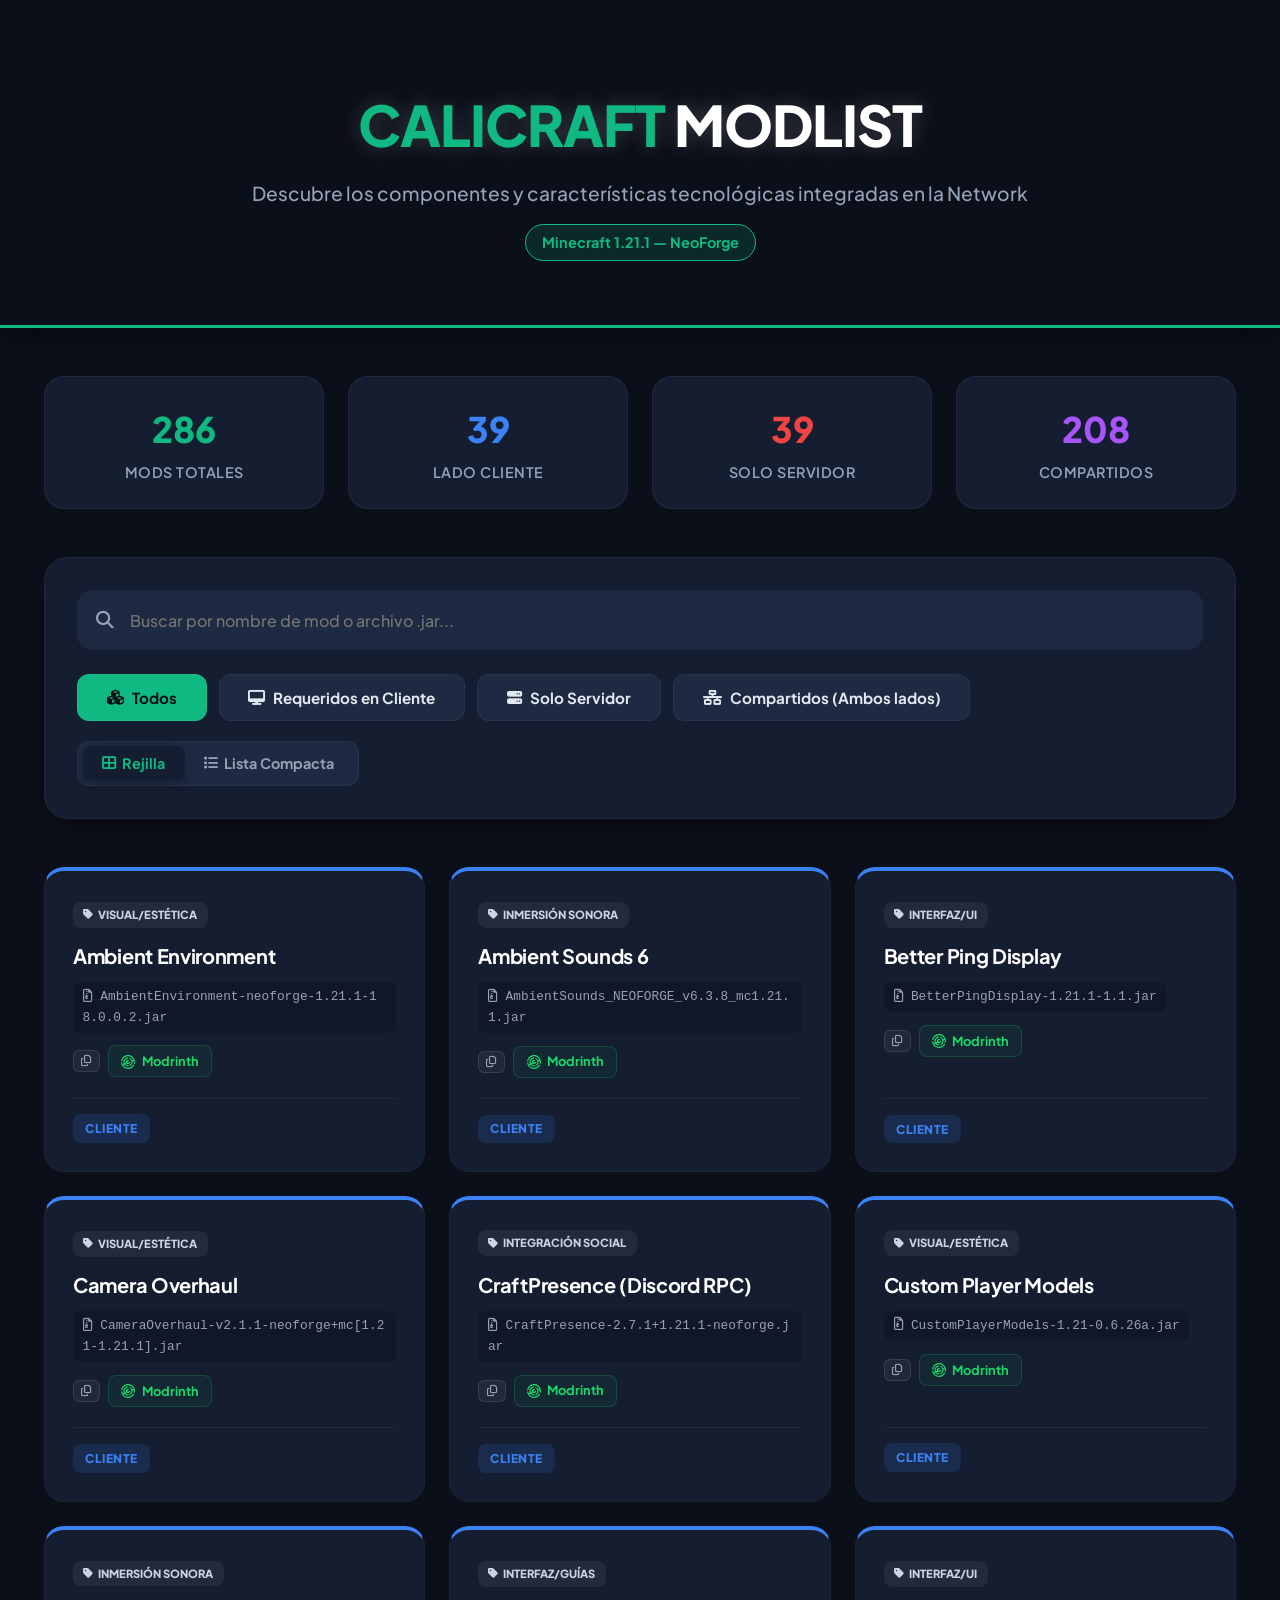
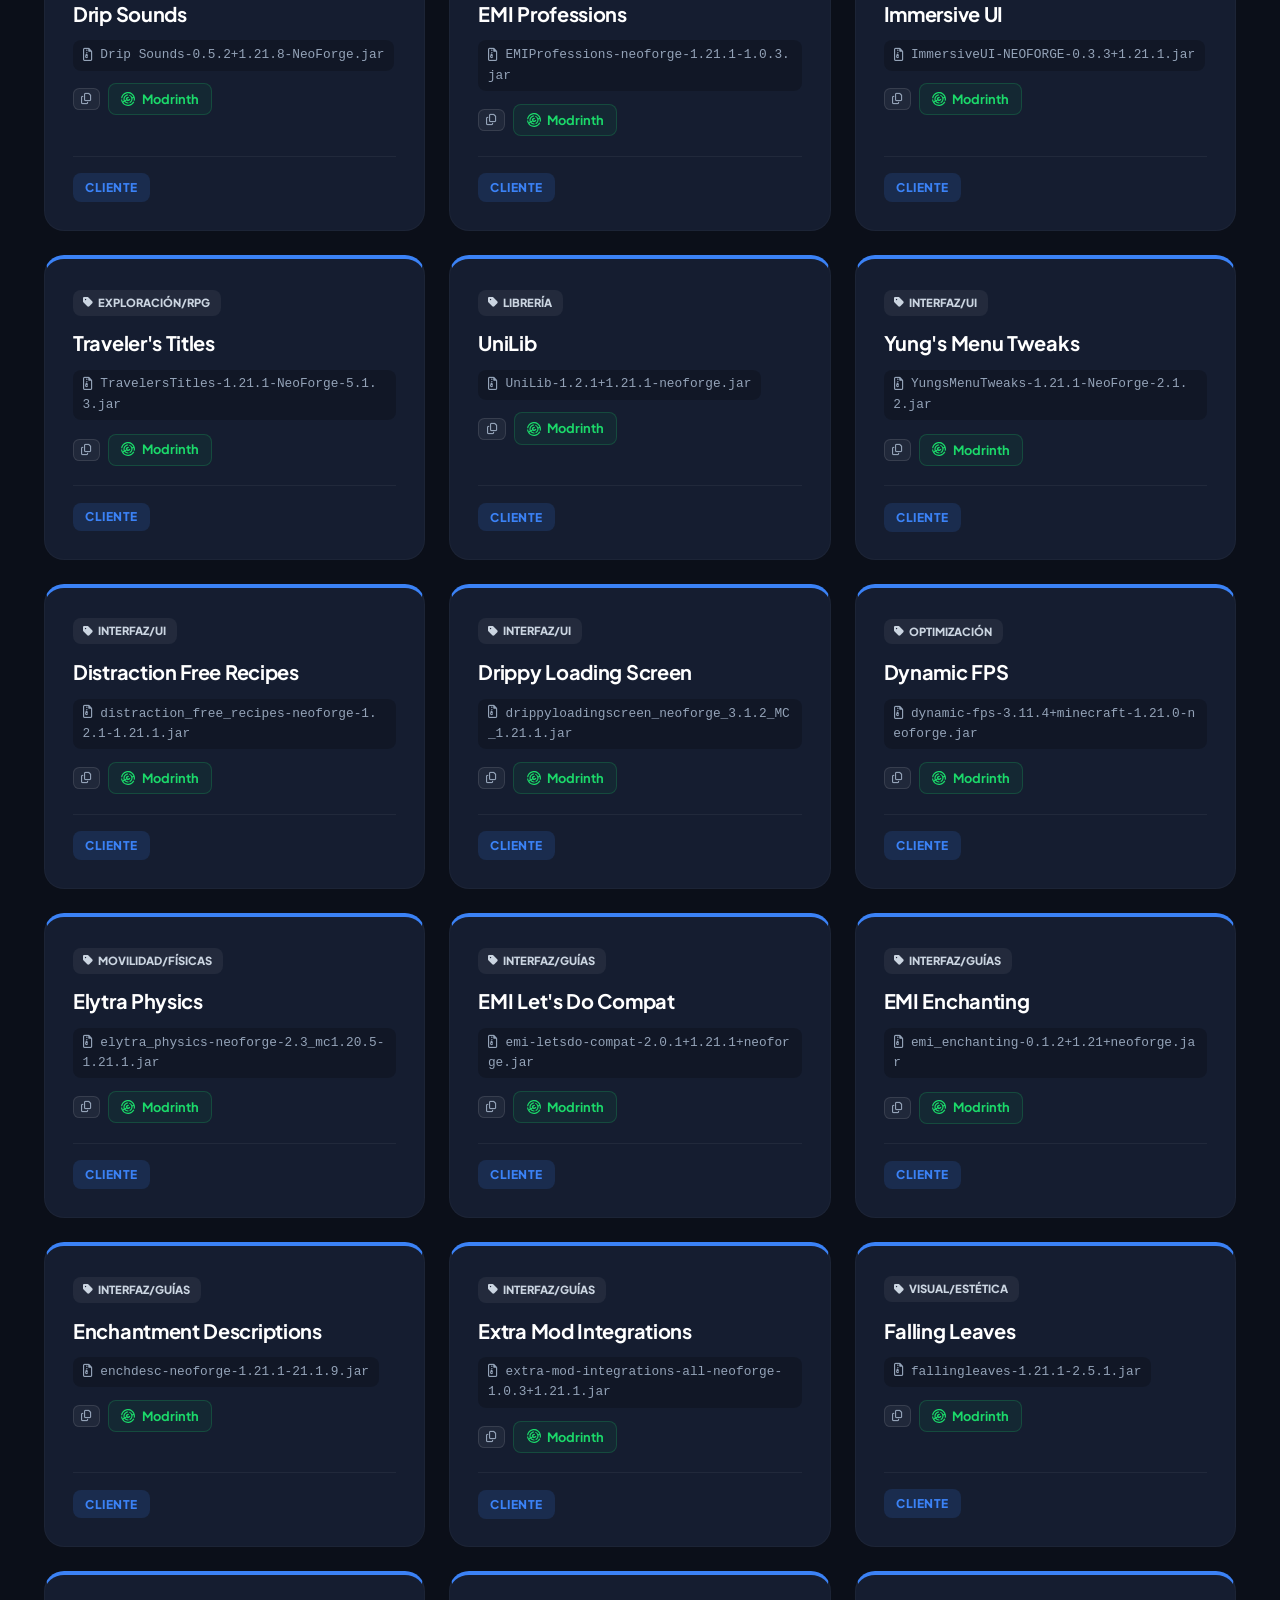
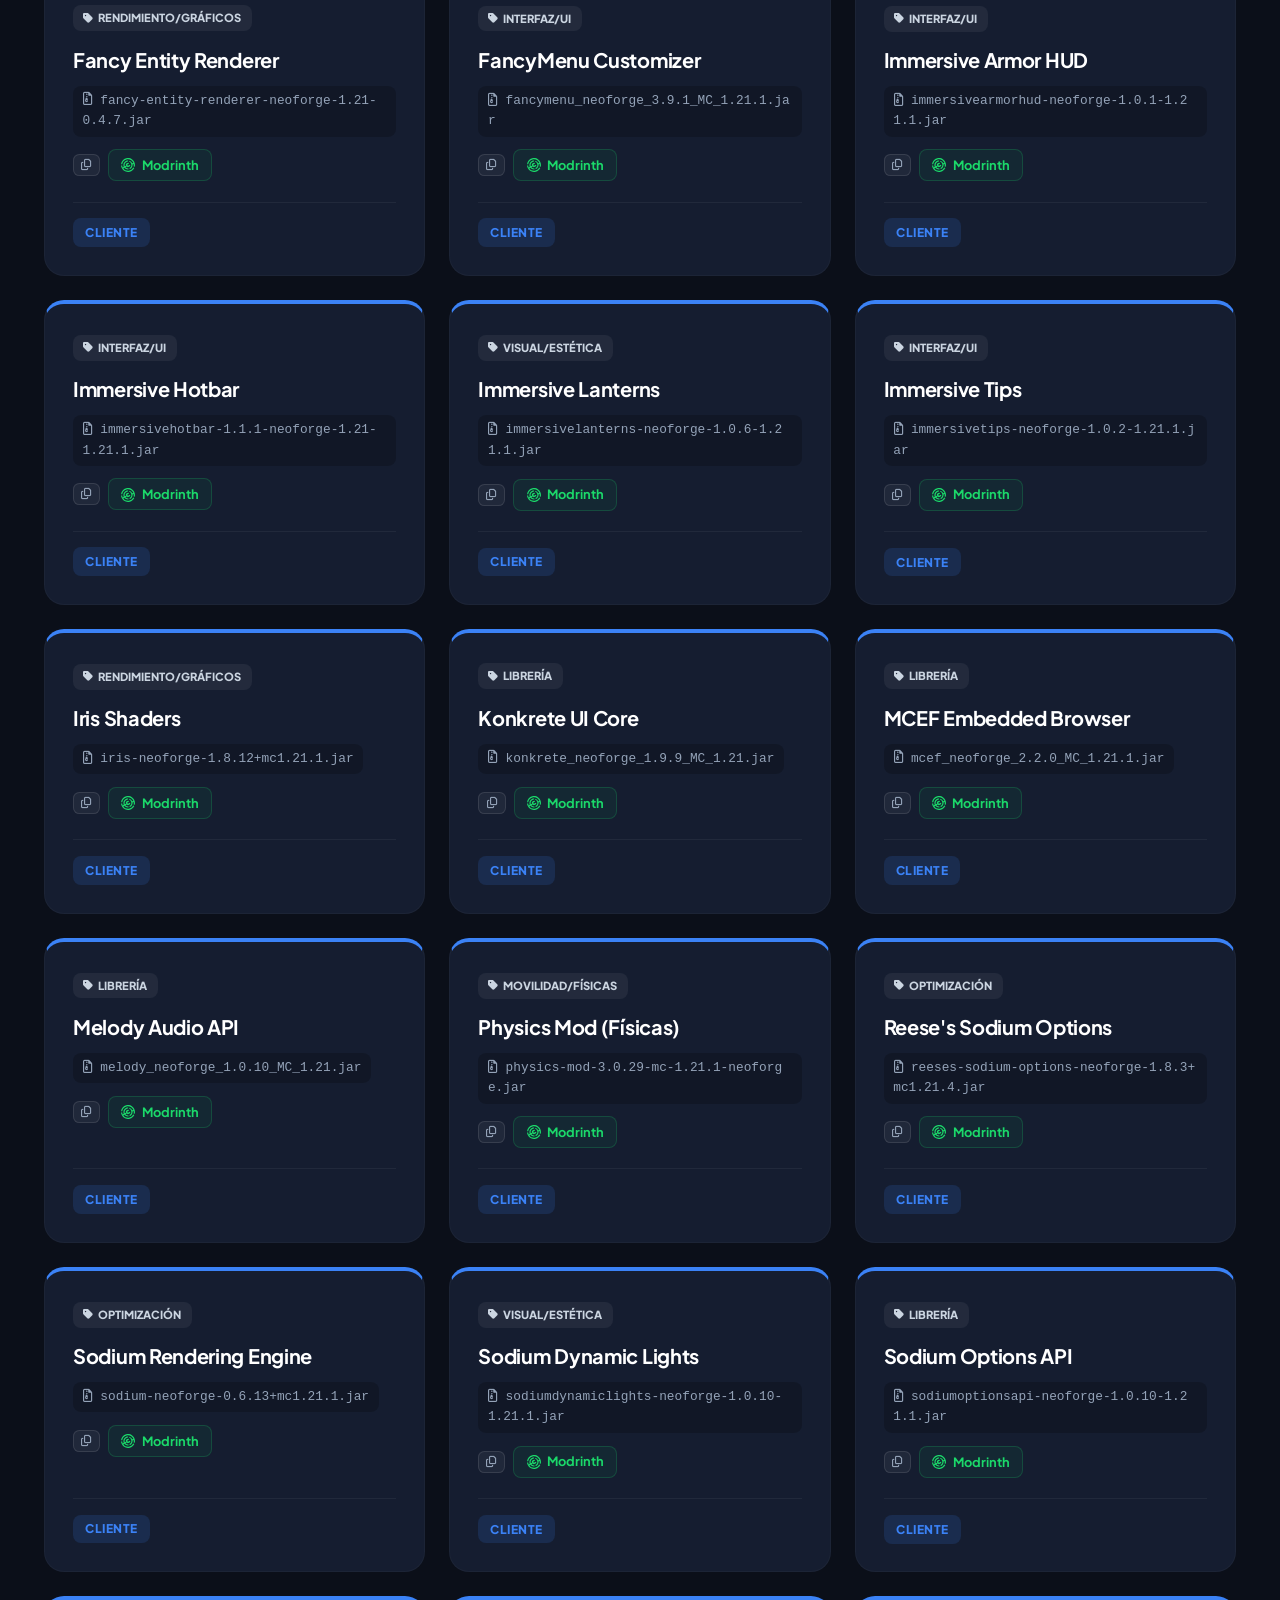
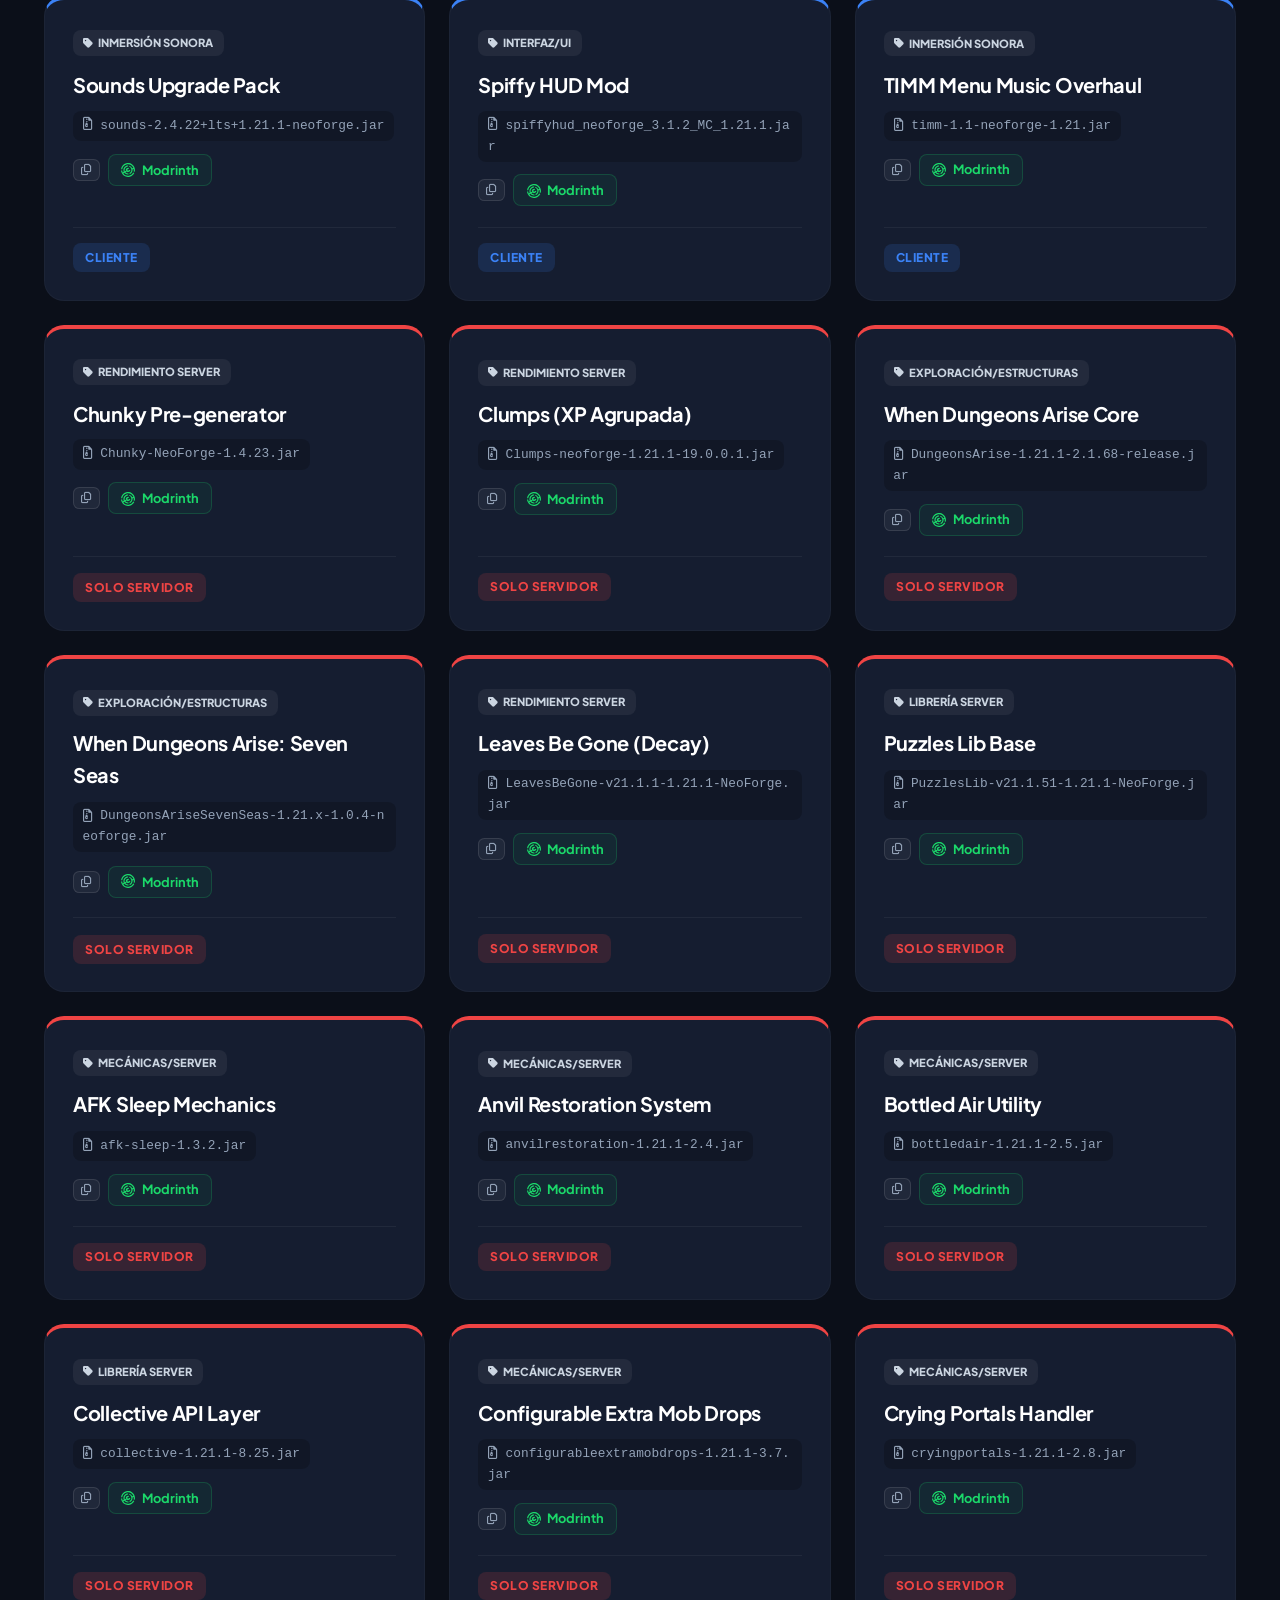
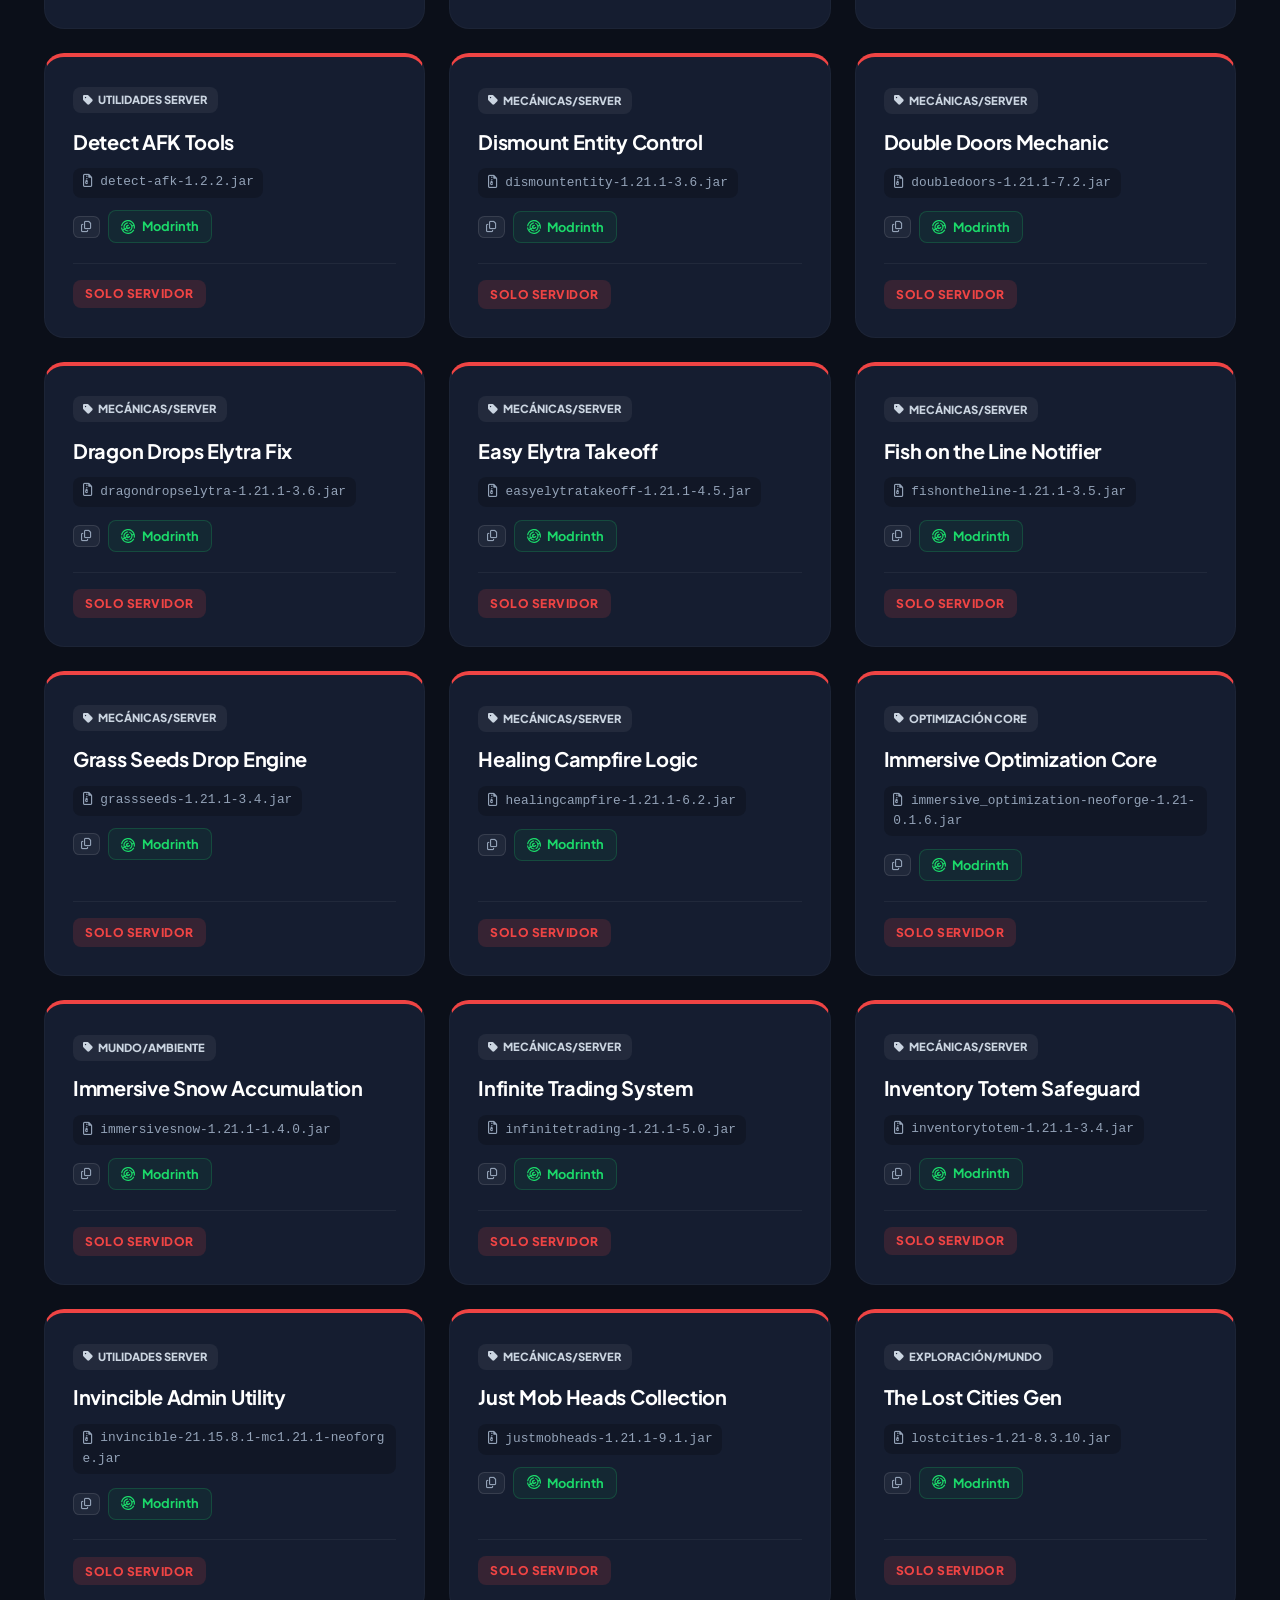
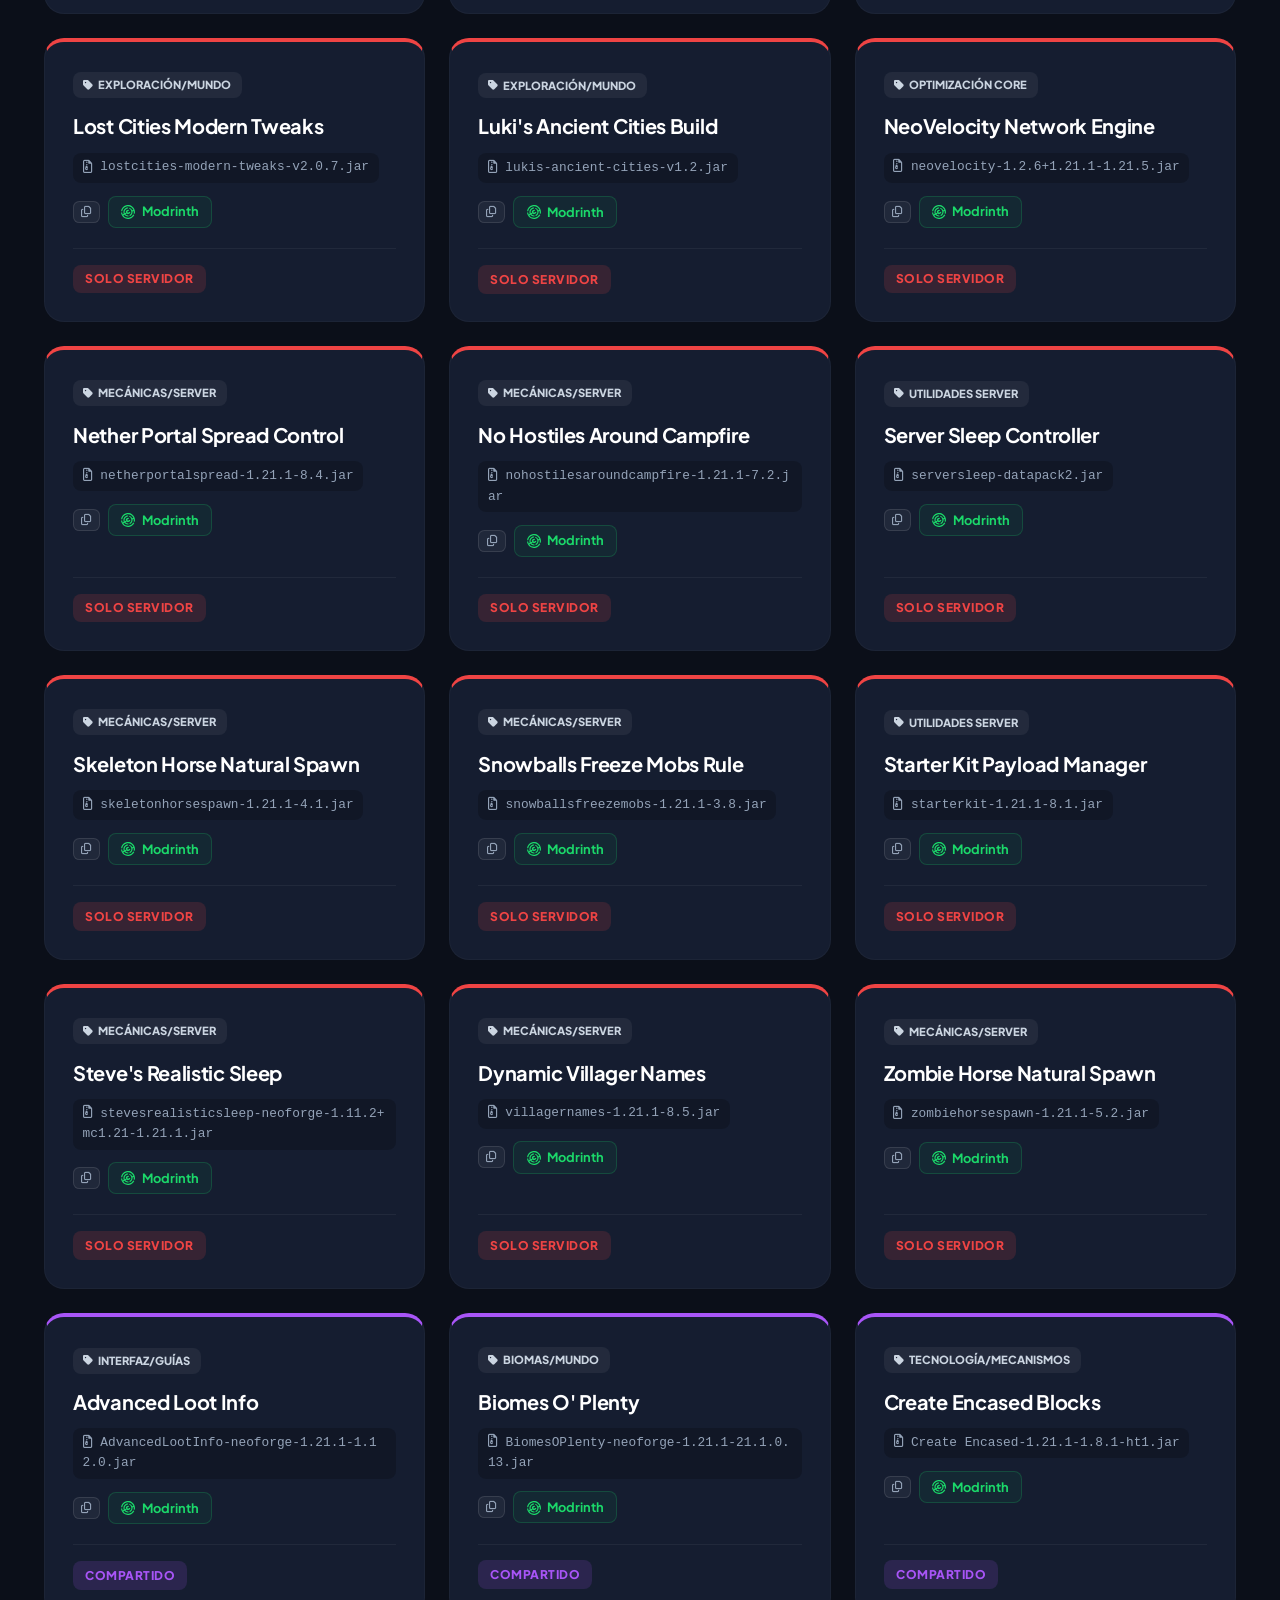
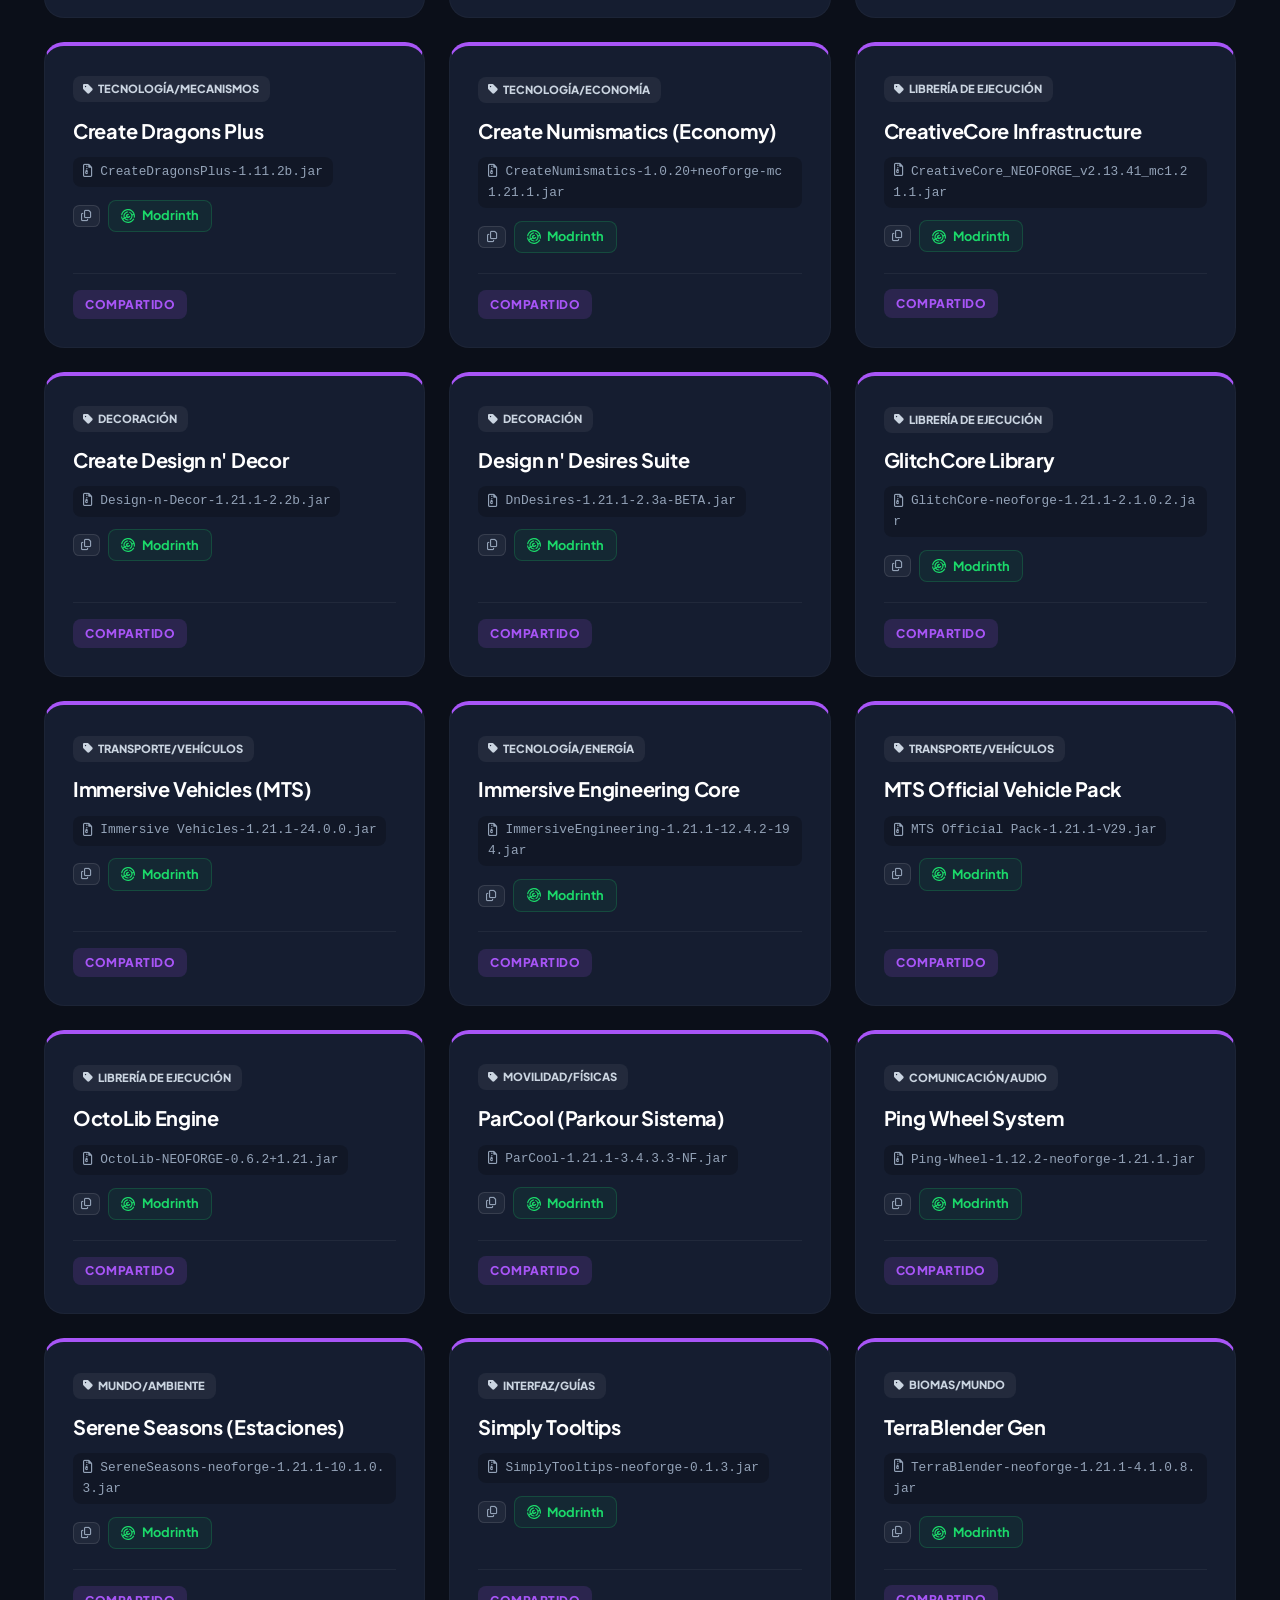
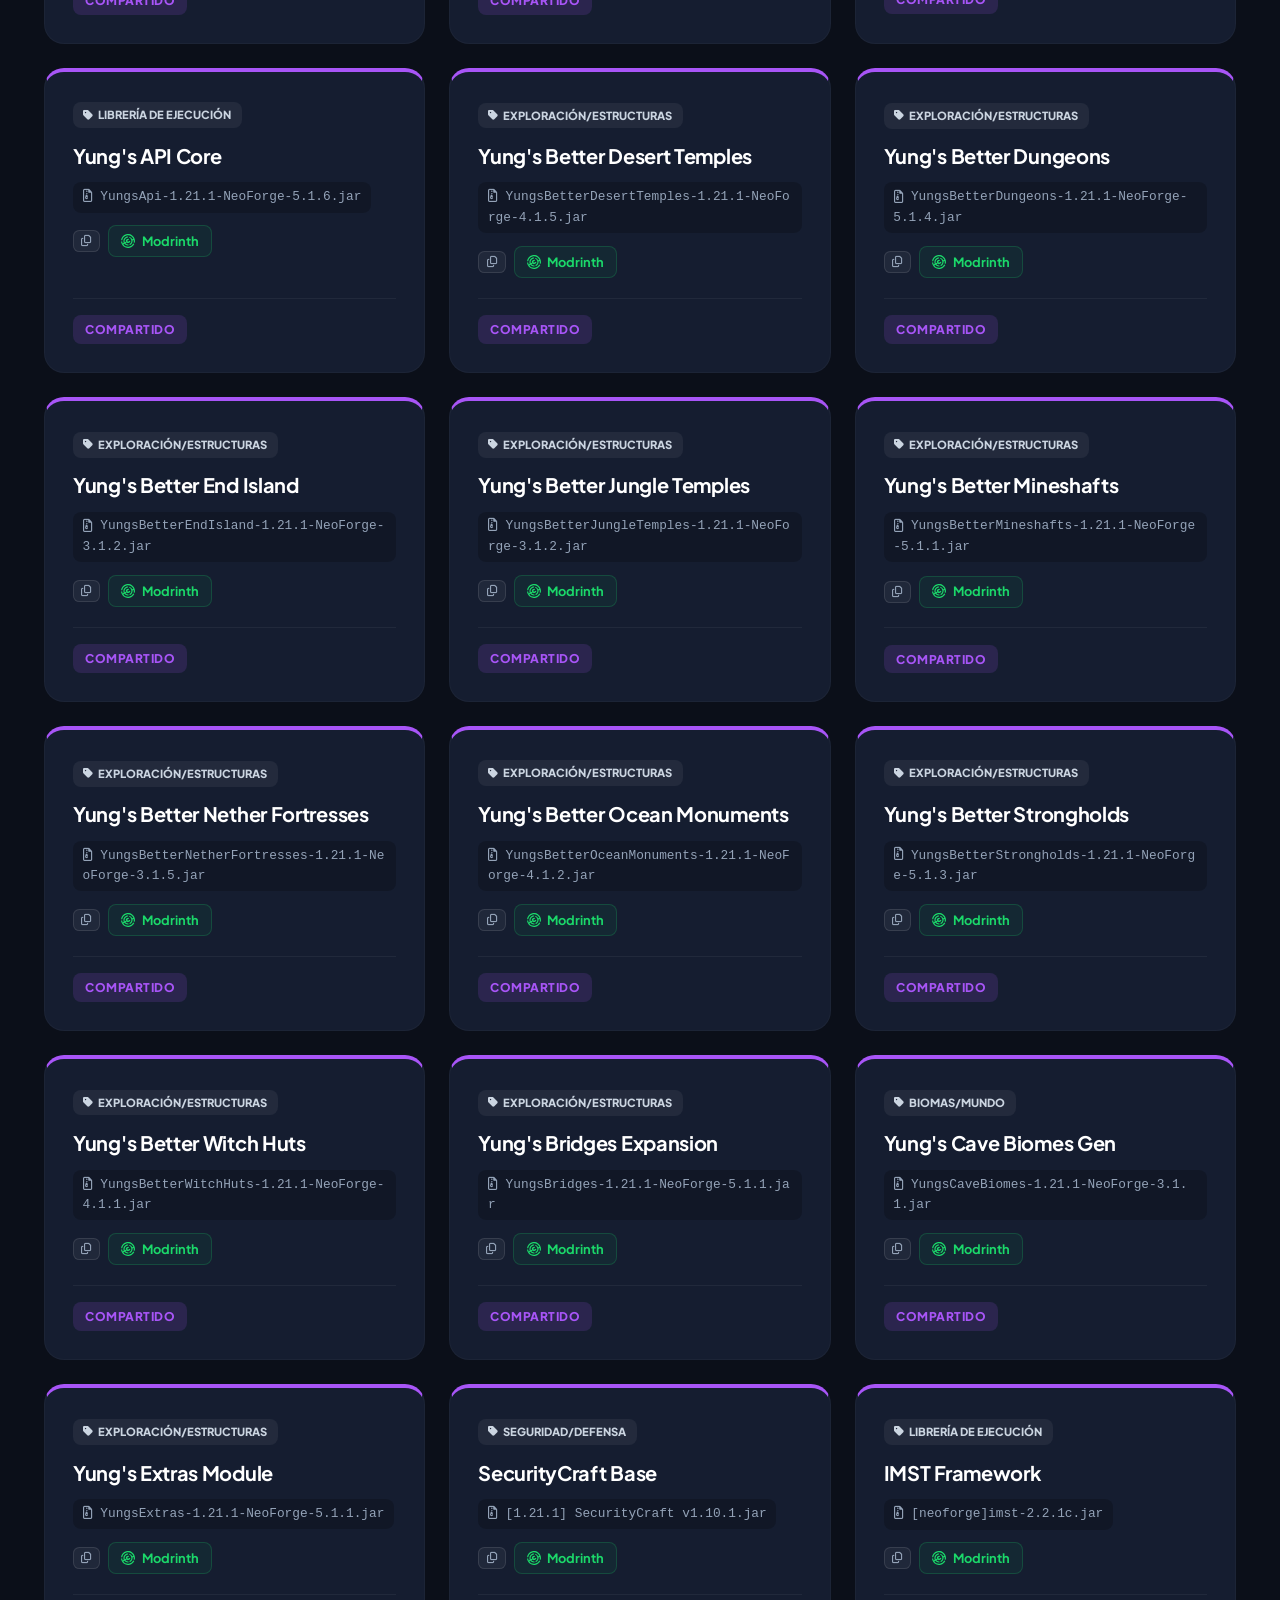
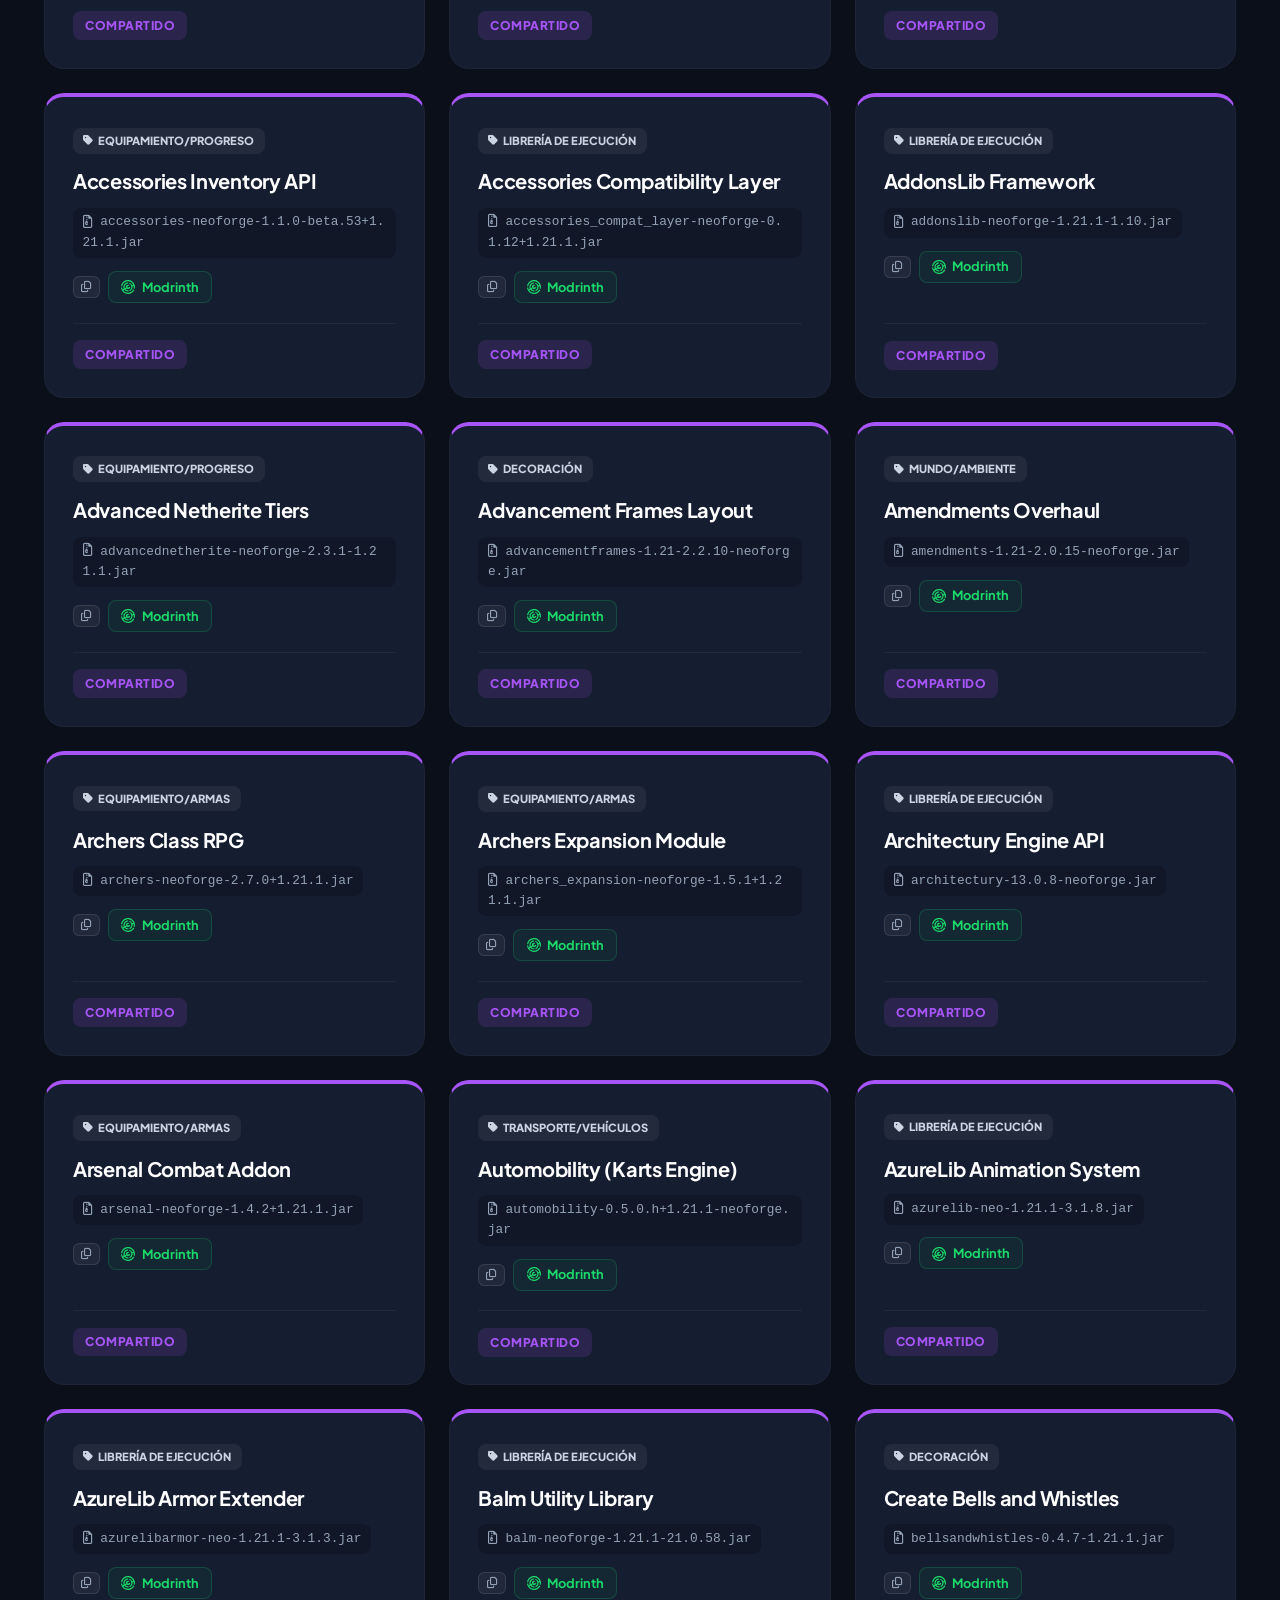
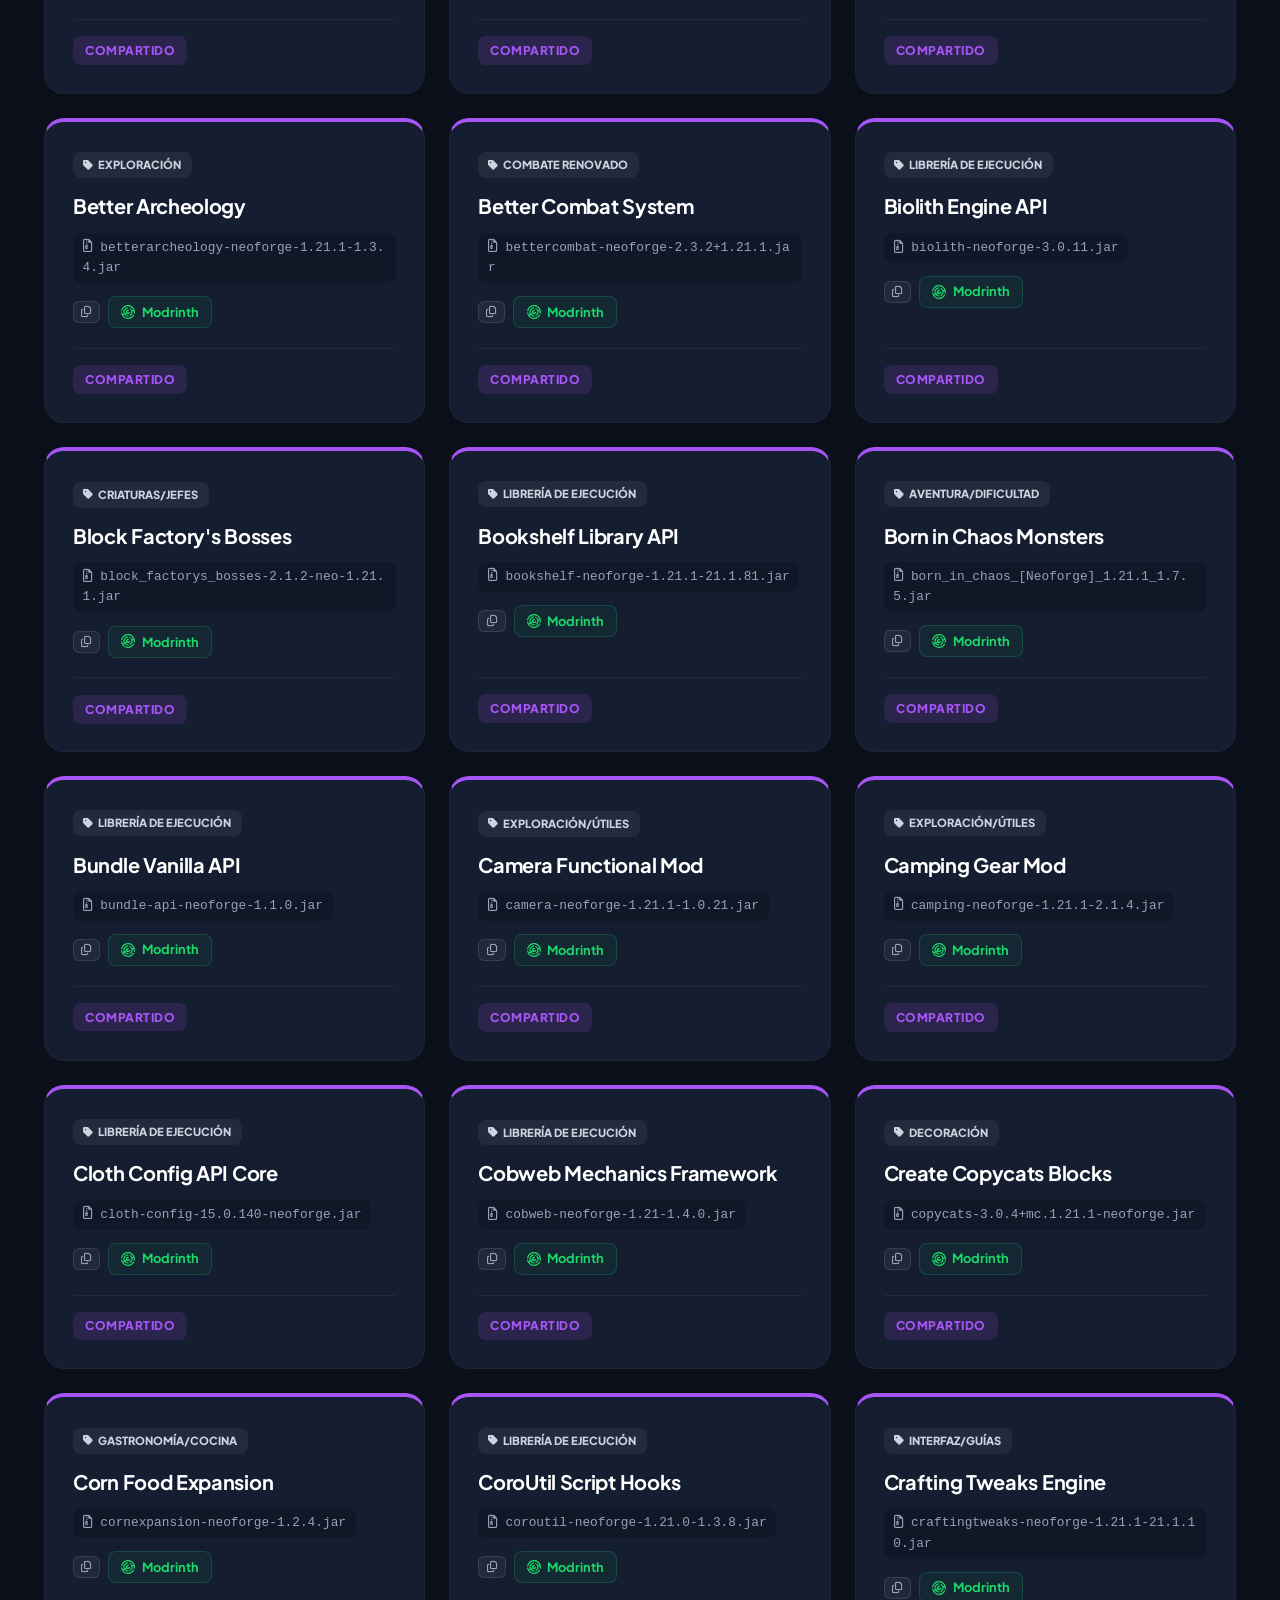
<file: CaliCraft Web Modlist/index.html>
<!DOCTYPE html>
<html lang="es">

<head>
    <meta charset="UTF-8">
    <meta name="viewport" content="width=device-width, initial-scale=1.0">
    <title>Modlist Oficial - CaliCraft Network</title>
    <link href="https://cdnjs.cloudflare.com/ajax/libs/font-awesome/6.4.0/css/all.min.css" rel="stylesheet">
    <link href="https://fonts.googleapis.com/css2?family=Plus+Jakarta+Sans:wght@400;500;700;800&display=swap"
        rel="stylesheet">

    <style>
        :root {
            --bg-main: #0b0f19;
            --bg-card: #151d30;
            --bg-input: #1e2942;
            --accent-emerald: #10b981;
            /* Verde Esmeralda Minecraft */
            --accent-glow: rgba(16, 185, 129, 0.4);

            /* Colores de Categorías Principales */
            --color-cliente: #3b82f6;
            --color-servidor: #ef4444;
            --color-compartido: #a855f7;

            /* Texto */
            --text-title: #ffffff;
            --text-main: #e2e8f0;
            --text-muted: #94a3b8;
        }

        * {
            margin: 0;
            padding: 0;
            box-sizing: border-box;
            font-family: 'Plus Jakarta Sans', sans-serif;
        }

        body {
            background-color: var(--bg-main);
            color: var(--text-main);
            line-height: 1.6;
            overflow-x: hidden;
        }

        /* Encabezado Premium */
        header {
            position: relative;
            background: linear-gradient(rgba(11, 15, 25, 0.85), rgba(11, 15, 25, 0.95)),
                url('https://www.minecraft.net/content/dam/games/minecraft/key-art/Games_Subnav_Minecraft-Wild-Update.jpg');
            background-size: cover;
            background-position: center;
            padding: 5rem 1rem 4rem 1rem;
            text-align: center;
            border-bottom: 3px solid var(--accent-emerald);
            box-shadow: 0 4px 30px rgba(0, 0, 0, 0.5);
        }

        header h1 {
            font-size: 3.5rem;
            font-weight: 800;
            color: var(--text-title);
            letter-spacing: -1px;
            text-transform: uppercase;
            text-shadow: 0 0 20px rgba(255, 255, 255, 0.2);
            margin-bottom: 0.5rem;
        }

        header h1 span {
            color: var(--accent-emerald);
        }

        .subtitle {
            color: var(--text-muted);
            font-size: 1.2rem;
            font-weight: 500;
        }

        .badge-version {
            display: inline-block;
            background: rgba(16, 185, 129, 0.15);
            border: 1px solid var(--accent-emerald);
            color: var(--accent-emerald);
            padding: 0.35rem 1rem;
            border-radius: 2rem;
            font-size: 0.9rem;
            font-weight: 700;
            margin-top: 1rem;
        }

        .container {
            max-width: 1240px;
            margin: 0 auto;
            padding: 3rem 1.5rem;
        }

        /* Dashboard de Estadísticas */
        .stats-dashboard {
            display: grid;
            grid-template-columns: repeat(auto-fit, minmax(220px, 1fr));
            gap: 1.5rem;
            margin-bottom: 3rem;
        }

        .stat-card {
            background: var(--bg-card);
            border: 1px solid rgba(255, 255, 255, 0.05);
            padding: 1.5rem;
            border-radius: 1.25rem;
            text-align: center;
            transition: transform 0.3s ease;
        }

        .stat-card:hover {
            transform: translateY(-3px);
        }

        .stat-card .number {
            font-size: 2.2rem;
            font-weight: 800;
            margin-bottom: 0.25rem;
        }

        .stat-card.total .number {
            color: var(--accent-emerald);
        }

        .stat-card.client .number {
            color: var(--color-cliente);
        }

        .stat-card.server .number {
            color: var(--color-servidor);
        }

        .stat-card.shared .number {
            color: var(--color-compartido);
        }

        .stat-card .label {
            font-size: 0.9rem;
            color: var(--text-muted);
            font-weight: 600;
            text-transform: uppercase;
            letter-spacing: 0.5px;
        }

        /* Sección de Controles y Filtros */
        .controls-wrapper {
            background: var(--bg-card);
            border: 1px solid rgba(255, 255, 255, 0.05);
            padding: 2rem;
            border-radius: 1.5rem;
            margin-bottom: 3rem;
            box-shadow: 0 10px 25px -5px rgba(0, 0, 0, 0.3);
        }

        .search-box {
            position: relative;
            width: 100%;
            margin-bottom: 1.5rem;
        }

        .search-box input {
            width: 100%;
            padding: 1.1rem 1.1rem 1.1rem 3.2rem;
            border-radius: 1rem;
            border: 2px solid transparent;
            background: var(--bg-input);
            color: white;
            font-size: 1rem;
            font-weight: 500;
            transition: all 0.3s ease;
        }

        .search-box input:focus {
            outline: none;
            border-color: var(--accent-emerald);
            box-shadow: 0 0 15px var(--accent-glow);
        }

        .search-box i {
            position: absolute;
            left: 1.2rem;
            top: 50%;
            transform: translateY(-50%);
            color: var(--text-muted);
            font-size: 1.1rem;
        }

        .filter-tabs {
            display: flex;
            flex-wrap: wrap;
            gap: 0.75rem;
            justify-content: center;
        }

        .tab-btn {
            padding: 0.8rem 1.8rem;
            border-radius: 0.75rem;
            border: 1px solid rgba(255, 255, 255, 0.05);
            background: var(--bg-input);
            color: var(--text-main);
            font-size: 0.95rem;
            font-weight: 700;
            cursor: pointer;
            transition: all 0.25s cubic-bezier(0.4, 0, 0.2, 1);
            display: flex;
            align-items: center;
            gap: 0.5rem;
        }

        .tab-btn:hover {
            background: #273554;
            transform: translateY(-1px);
        }

        .tab-btn.active[data-cat="all"] {
            background: var(--accent-emerald);
            color: var(--bg-main);
        }

        .tab-btn.active[data-cat="cliente"] {
            background: var(--color-cliente);
            color: white;
        }

        .tab-btn.active[data-cat="servidor"] {
            background: var(--color-servidor);
            color: white;
        }

        .tab-btn.active[data-cat="compartido"] {
            background: var(--color-compartido);
            color: white;
        }

        /* Grid Dinámico de Mods */
        .mod-grid {
            display: grid;
            grid-template-columns: repeat(auto-fill, minmax(320px, 1fr));
            gap: 1.5rem;
        }

        .mod-card {
            background: var(--bg-card);
            border: 1px solid rgba(255, 255, 255, 0.03);
            padding: 1.75rem;
            border-radius: 1.25rem;
            border-top: 4px solid transparent;
            transition: all 0.3s cubic-bezier(0.4, 0, 0.2, 1);
            display: flex;
            flex-direction: column;
            justify-content: space-between;
            position: relative;
        }

        .mod-card:hover {
            transform: translateY(-6px);
            box-shadow: 0 20px 30px -10px rgba(0, 0, 0, 0.5);
            border-color: rgba(255, 255, 255, 0.1);
        }

        /* Estilos laterales/superiores según ambiente */
        .mod-card.cliente {
            border-top-color: var(--color-cliente);
        }

        .mod-card.servidor {
            border-top-color: var(--color-servidor);
        }

        .mod-card.compartido {
            border-top-color: var(--color-compartido);
        }

        .mod-card-top {
            margin-bottom: 1.25rem;
        }

        .mod-name {
            font-weight: 700;
            font-size: 1.25rem;
            color: var(--text-title);
            margin-bottom: 0.4rem;
            letter-spacing: -0.3px;
        }

        .mod-file {
            font-family: 'Courier New', Courier, monospace;
            font-size: 0.8rem;
            color: var(--text-muted);
            background: rgba(0, 0, 0, 0.2);
            padding: 0.3rem 0.6rem;
            border-radius: 0.5rem;
            display: inline-block;
            word-break: break-all;
            margin-top: 0.25rem;
        }

        /* Badges de Subcategorías Avanzadas */
        .subcat-badge {
            display: inline-flex;
            align-items: center;
            gap: 0.3rem;
            font-size: 0.7rem;
            font-weight: 800;
            text-transform: uppercase;
            padding: 0.25rem 0.65rem;
            border-radius: 0.5rem;
            background: rgba(255, 255, 255, 0.06);
            color: #cbd5e1;
            margin-bottom: 0.75rem;
        }

        .mod-card-bottom {
            display: flex;
            justify-content: space-between;
            align-items: center;
            margin-top: auto;
            padding-top: 1rem;
            border-top: 1px solid rgba(255, 255, 255, 0.05);
        }

        /* Tags principales */
        .tag {
            font-size: 0.75rem;
            text-transform: uppercase;
            font-weight: 800;
            letter-spacing: 0.5px;
            padding: 0.3rem 0.75rem;
            border-radius: 0.5rem;
        }

        .tag-cliente {
            background: rgba(59, 130, 246, 0.15);
            color: var(--color-cliente);
        }

        .tag-servidor {
            background: rgba(239, 68, 68, 0.15);
            color: var(--color-servidor);
        }

        .tag-compartido {
            background: rgba(168, 85, 247, 0.15);
            color: var(--color-compartido);
        }

        /* Mensaje No Results */
        .no-results {
            grid-column: 1 / -1;
            text-align: center;
            padding: 4rem 2rem;
            background: var(--bg-card);
            border-radius: 1.25rem;
            color: var(--text-muted);
        }

        .no-results i {
            font-size: 3rem;
            margin-bottom: 1rem;
            color: rgba(255, 255, 255, 0.1);
        }

        /* Animaciones suaves */
        @keyframes fadeIn {
            from {
                opacity: 0;
                transform: translateY(10px);
            }

            to {
                opacity: 1;
                transform: translateY(0);
            }
        }

        .mod-card {
            animation: fadeIn 0.4s ease forwards;
        }

        /* Responsividad */
        @media (max-width: 768px) {
            header h1 {
                font-size: 2.5rem;
            }

            .container {
                padding: 1.5rem 1rem;
            }

            .controls-wrapper {
                padding: 1.25rem;
            }
        }

        /* ================= VISTA DE LISTA COMPACTA & BOTÓN COPIAR ================= */
        .filter-container {
            display: flex;
            justify-content: space-between;
            align-items: center;
            flex-wrap: wrap;
            gap: 1.25rem;
        }

        .view-toggle-group {
            display: flex;
            background: var(--bg-input);
            padding: 0.3rem;
            border-radius: 0.75rem;
            border: 1px solid rgba(255, 255, 255, 0.05);
        }

        .toggle-btn {
            padding: 0.5rem 1.2rem;
            border-radius: 0.5rem;
            border: none;
            background: transparent;
            color: var(--text-muted);
            font-size: 0.9rem;
            font-weight: 700;
            cursor: pointer;
            transition: all 0.2s ease;
            display: flex;
            align-items: center;
            gap: 0.4rem;
        }

        .toggle-btn:hover {
            color: var(--text-main);
        }

        .toggle-btn.active {
            background: var(--bg-card);
            color: var(--accent-emerald);
            box-shadow: 0 4px 10px rgba(0, 0, 0, 0.2);
        }

        .mod-file-wrapper {
            display: inline-flex;
            align-items: center;
            gap: 0.5rem;
            margin-top: 0.25rem;
        }

        .copy-btn {
            background: rgba(255, 255, 255, 0.05);
            border: 1px solid rgba(255, 255, 255, 0.1);
            color: var(--text-muted);
            border-radius: 0.4rem;
            padding: 0.25rem 0.45rem;
            font-size: 0.75rem;
            cursor: pointer;
            transition: all 0.2s ease;
            display: inline-flex;
            align-items: center;
            justify-content: center;
        }

        .copy-btn:hover {
            background: var(--accent-emerald);
            color: var(--bg-main);
            border-color: var(--accent-emerald);
        }

        .copy-btn.copied {
            background: var(--accent-emerald) !important;
            color: var(--bg-main) !important;
            border-color: var(--accent-emerald) !important;
        }

        /* Modificaciones estructurales del Grid para la Vista de Lista */
        .mod-grid.list-view {
            grid-template-columns: 1fr;
            gap: 0.75rem;
        }

        .mod-grid.list-view .mod-card {
            flex-direction: row;
            align-items: center;
            justify-content: space-between;
            padding: 1rem 1.5rem;
            border-top: none;
            border-left: 4px solid transparent;
            border-radius: 0.75rem;
            gap: 1.5rem;
        }

        .mod-grid.list-view .mod-card:hover {
            transform: translateX(4px);
            box-shadow: 0 5px 15px rgba(0, 0, 0, 0.3);
        }

        .mod-grid.list-view .mod-card.cliente {
            border-left-color: var(--color-cliente);
        }

        .mod-grid.list-view .mod-card.servidor {
            border-left-color: var(--color-servidor);
        }

        .mod-grid.list-view .mod-card.compartido {
            border-left-color: var(--color-compartido);
        }

        .mod-grid.list-view .mod-card-top {
            margin-bottom: 0;
            display: flex;
            align-items: center;
            gap: 1.5rem;
            flex: 1;
        }

        .mod-grid.list-view .subcat-badge {
            margin-bottom: 0;
            min-width: 145px;
            justify-content: center;
        }

        .mod-grid.list-view .mod-name {
            font-size: 1.1rem;
            margin-bottom: 0;
            flex: 1;
        }

        .mod-grid.list-view .mod-meta {
            margin-top: 0;
        }

        .mod-grid.list-view .mod-file-wrapper {
            margin-top: 0;
        }

        .mod-grid.list-view .mod-card-bottom {
            margin-top: 0;
            padding-top: 0;
            border-top: none;
            width: auto;
        }

        /* Responsividad intermedia para envolver los controles */
        @media (max-width: 992px) {
            .filter-container {
                flex-direction: column;
                justify-content: center;
            }

            .filter-tabs {
                justify-content: center;
            }
        }

        /* Adaptación móvil total para la lista compacta */
        @media (max-width: 768px) {
            .mod-grid.list-view .mod-card {
                flex-direction: column;
                align-items: flex-start;
                gap: 0.75rem;
                padding: 1.25rem;
                border-left: none;
                border-top: 4px solid transparent;
            }

            .mod-grid.list-view .mod-card.cliente {
                border-top-color: var(--color-cliente);
            }

            .mod-grid.list-view .mod-card.servidor {
                border-top-color: var(--color-servidor);
            }

            .mod-grid.list-view .mod-card.compartido {
                border-top-color: var(--color-compartido);
            }

            .mod-grid.list-view .mod-card-top {
                flex-direction: column;
                align-items: flex-start;
                gap: 0.5rem;
                width: 100%;
            }

            .mod-grid.list-view .subcat-badge {
                justify-content: flex-start;
                min-width: auto;
            }

            .mod-grid.list-view .mod-card-bottom {
                width: 100%;
                justify-content: space-between;
                padding-top: 0.75rem;
                border-top: 1px solid rgba(255, 255, 255, 0.05);
            }
        }

        /* ================= BOTÓN DE MODRINTH Y AJUSTES DE ACCIONES ================= */
        .mod-actions {
            display: flex;
            align-items: center;
            gap: 0.5rem;
            margin-top: 0.5rem;
        }

        /* El botón premium con el color oficial de Modrinth */
        .modrinth-btn {
            background: rgba(27, 217, 106, 0.06);
            border: 1px solid rgba(27, 217, 106, 0.2);
            color: #1bd96a;
            /* Verde brillante de la marca Modrinth */
            border-radius: 0.5rem;
            padding: 0.3rem 0.75rem;
            font-size: 0.8rem;
            font-weight: 700;
            text-decoration: none;
            display: inline-flex;
            align-items: center;
            gap: 0.4rem;
            transition: all 0.2s ease;
            cursor: pointer;
        }

        .modrinth-btn:hover {
            background: #00af5c;
            /* Color de acento sólido al pasar el mouse */
            color: #0b0f19;
            /* Fondo oscuro para contraste */
            border-color: #00af5c;
            box-shadow: 0 0 12px rgba(27, 217, 106, 0.3);
            transform: translateY(-1px);
        }

        .modrinth-icon {
            width: 13px;
            height: 13px;
            fill: currentColor;
            display: inline-block;
            vertical-align: middle;
        }

        /* Ajuste de empaquetado para mantener el nombre del archivo separado de los botones */
        .mod-file-wrapper {
            display: flex;
            flex-direction: column;
            align-items: flex-start;
            gap: 0.3rem;
        }

        /* En la vista de lista compacta, los botones se alinean horizontalmente al lado del archivo */
        .mod-grid.list-view .mod-file-wrapper {
            flex-direction: row;
            align-items: center;
            gap: 1rem;
        }

        .mod-grid.list-view .mod-actions {
            margin-top: 0;
        }

        .modrinth-icon {
            width: 14px;
            height: 14px;
            fill: currentColor;
            display: inline-block;
            vertical-align: middle;
            flex-shrink: 0;
            /* Evita que el SVG se deforme en pantallas pequeñas */
        }
    </style>
</head>

<body>

    <header>
        <h1><span>CaliCraft</span> Modlist</h1>
        <p class="subtitle">Descubre los componentes y características tecnológicas integradas en la Network</p>
        <div class="badge-version"></i> Minecraft 1.21.1 — NeoForge</div>
    </header>

    <div class="container">

        <div class="stats-dashboard">
            <div class="stat-card total">
                <div class="number" id="statTotal">0</div>
                <div class="label">Mods Totales</div>
            </div>
            <div class="stat-card client">
                <div class="number" id="statClient">0</div>
                <div class="label">Lado Cliente</div>
            </div>
            <div class="stat-card server">
                <div class="number" id="statServer">0</div>
                <div class="label">Solo Servidor</div>
            </div>
            <div class="stat-card shared">
                <div class="number" id="statShared">0</div>
                <div class="label">Compartidos</div>
            </div>
        </div>

        <div class="controls-wrapper">
            <div class="search-box">
                <i class="fas fa-search"></i>
                <input type="text" id="modSearch" placeholder="Buscar por nombre de mod o archivo .jar...">
            </div>
            <div class="filter-container">
                <div class="filter-tabs">
                    <button class="tab-btn active" data-cat="all" onclick="filterCategory('all')">
                        <i class="fas fa-cubes"></i> Todos
                    </button>
                    <button class="tab-btn" data-cat="cliente" onclick="filterCategory('cliente')">
                        <i class="fas fa-desktop"></i> Requeridos en Cliente
                    </button>
                    <button class="tab-btn" data-cat="servidor" onclick="filterCategory('servidor')">
                        <i class="fas fa-server"></i> Solo Servidor
                    </button>
                    <button class="tab-btn" data-cat="compartido" onclick="filterCategory('compartido')">
                        <i class="fas fa-network-wired"></i> Compartidos (Ambos lados)
                    </button>
                </div>

                <div class="view-toggle-group">
                    <button class="toggle-btn active" id="viewGrid" onclick="changeView('grid')">
                        <i class="fas fa-th-large"></i> Rejilla
                    </button>
                    <button class="toggle-btn" id="viewList" onclick="changeView('list')">
                        <i class="fas fa-list"></i> Lista Compacta
                    </button>
                </div>
            </div>
        </div>

        <div class="mod-grid" id="modGrid">
        </div>
    </div>

    <script>
        // Mapeo exhaustivo y sincronizado de los componentes de la CaliCraft Network
        const mods = [
            // ==================== LADO CLIENTE (39) ====================
            { name: "Ambient Environment", type: "cliente", subcat: "Visual/Estética", file: "AmbientEnvironment-neoforge-1.21.1-18.0.0.2.jar" },
            { name: "Ambient Sounds 6", type: "cliente", subcat: "Inmersión Sonora", file: "AmbientSounds_NEOFORGE_v6.3.8_mc1.21.1.jar" },
            { name: "Better Ping Display", type: "cliente", subcat: "Interfaz/UI", file: "BetterPingDisplay-1.21.1-1.1.jar" },
            { name: "Camera Overhaul", type: "cliente", subcat: "Visual/Estética", file: "CameraOverhaul-v2.1.1-neoforge+mc[1.21-1.21.1].jar" },
            { name: "CraftPresence (Discord RPC)", type: "cliente", subcat: "Integración Social", file: "CraftPresence-2.7.1+1.21.1-neoforge.jar" },
            { name: "Custom Player Models", type: "cliente", subcat: "Visual/Estética", file: "CustomPlayerModels-1.21-0.6.26a.jar" },
            { name: "Drip Sounds", type: "cliente", subcat: "Inmersión Sonora", file: "Drip Sounds-0.5.2+1.21.8-NeoForge.jar" },
            { name: "EMI Professions", type: "cliente", subcat: "Interfaz/Guías", file: "EMIProfessions-neoforge-1.21.1-1.0.3.jar" },
            { name: "Immersive UI", type: "cliente", subcat: "Interfaz/UI", file: "ImmersiveUI-NEOFORGE-0.3.3+1.21.1.jar" },
            { name: "Traveler's Titles", type: "cliente", subcat: "Exploración/RPG", file: "TravelersTitles-1.21.1-NeoForge-5.1.3.jar" },
            { name: "UniLib", type: "cliente", subcat: "Librería", file: "UniLib-1.2.1+1.21.1-neoforge.jar" },
            { name: "Yung's Menu Tweaks", type: "cliente", subcat: "Interfaz/UI", file: "YungsMenuTweaks-1.21.1-NeoForge-2.1.2.jar" },
            { name: "Distraction Free Recipes", type: "cliente", subcat: "Interfaz/UI", file: "distraction_free_recipes-neoforge-1.2.1-1.21.1.jar" },
            { name: "Drippy Loading Screen", type: "cliente", subcat: "Interfaz/UI", file: "drippyloadingscreen_neoforge_3.1.2_MC_1.21.1.jar" },
            { name: "Dynamic FPS", type: "cliente", subcat: "Optimización", file: "dynamic-fps-3.11.4+minecraft-1.21.0-neoforge.jar" },
            { name: "Elytra Physics", type: "cliente", subcat: "Movilidad/Físicas", file: "elytra_physics-neoforge-2.3_mc1.20.5-1.21.1.jar" },
            { name: "EMI Let's Do Compat", type: "cliente", subcat: "Interfaz/Guías", file: "emi-letsdo-compat-2.0.1+1.21.1+neoforge.jar" },
            { name: "EMI Enchanting", type: "cliente", subcat: "Interfaz/Guías", file: "emi_enchanting-0.1.2+1.21+neoforge.jar" },
            { name: "Enchantment Descriptions", type: "cliente", subcat: "Interfaz/Guías", file: "enchdesc-neoforge-1.21.1-21.1.9.jar" },
            { name: "Extra Mod Integrations", type: "cliente", subcat: "Interfaz/Guías", file: "extra-mod-integrations-all-neoforge-1.0.3+1.21.1.jar" },
            { name: "Falling Leaves", type: "cliente", subcat: "Visual/Estética", file: "fallingleaves-1.21.1-2.5.1.jar" },
            { name: "Fancy Entity Renderer", type: "cliente", subcat: "Rendimiento/Gráficos", file: "fancy-entity-renderer-neoforge-1.21-0.4.7.jar" },
            { name: "FancyMenu Customizer", type: "cliente", subcat: "Interfaz/UI", file: "fancymenu_neoforge_3.9.1_MC_1.21.1.jar" },
            { name: "Immersive Armor HUD", type: "cliente", subcat: "Interfaz/UI", file: "immersivearmorhud-neoforge-1.0.1-1.21.1.jar" },
            { name: "Immersive Hotbar", type: "cliente", subcat: "Interfaz/UI", file: "immersivehotbar-1.1.1-neoforge-1.21-1.21.1.jar" },
            { name: "Immersive Lanterns", type: "cliente", subcat: "Visual/Estética", file: "immersivelanterns-neoforge-1.0.6-1.21.1.jar" },
            { name: "Immersive Tips", type: "cliente", subcat: "Interfaz/UI", file: "immersivetips-neoforge-1.0.2-1.21.1.jar" },
            { name: "Iris Shaders", type: "cliente", subcat: "Rendimiento/Gráficos", file: "iris-neoforge-1.8.12+mc1.21.1.jar" },
            { name: "Konkrete UI Core", type: "cliente", subcat: "Librería", file: "konkrete_neoforge_1.9.9_MC_1.21.jar" },
            { name: "MCEF Embedded Browser", type: "cliente", subcat: "Librería", file: "mcef_neoforge_2.2.0_MC_1.21.1.jar" },
            { name: "Melody Audio API", type: "cliente", subcat: "Librería", file: "melody_neoforge_1.0.10_MC_1.21.jar" },
            { name: "Physics Mod (Físicas)", type: "cliente", subcat: "Movilidad/Físicas", file: "physics-mod-3.0.29-mc-1.21.1-neoforge.jar" },
            { name: "Reese's Sodium Options", type: "cliente", subcat: "Optimización", file: "reeses-sodium-options-neoforge-1.8.3+mc1.21.4.jar" },
            { name: "Sodium Rendering Engine", type: "cliente", subcat: "Optimización", file: "sodium-neoforge-0.6.13+mc1.21.1.jar" },
            { name: "Sodium Dynamic Lights", type: "cliente", subcat: "Visual/Estética", file: "sodiumdynamiclights-neoforge-1.0.10-1.21.1.jar" },
            { name: "Sodium Options API", type: "cliente", subcat: "Librería", file: "sodiumoptionsapi-neoforge-1.0.10-1.21.1.jar" },
            { name: "Sounds Upgrade Pack", type: "cliente", subcat: "Inmersión Sonora", file: "sounds-2.4.22+lts+1.21.1-neoforge.jar" },
            { name: "Spiffy HUD Mod", type: "cliente", subcat: "Interfaz/UI", file: "spiffyhud_neoforge_3.1.2_MC_1.21.1.jar" },
            { name: "TIMM Menu Music Overhaul", type: "cliente", subcat: "Inmersión Sonora", file: "timm-1.1-neoforge-1.21.jar" },

            // ==================== SOLO SERVIDOR (39) ====================
            { name: "Chunky Pre-generator", type: "servidor", subcat: "Rendimiento Server", file: "Chunky-NeoForge-1.4.23.jar" },
            { name: "Clumps (XP Agrupada)", type: "servidor", subcat: "Rendimiento Server", file: "Clumps-neoforge-1.21.1-19.0.0.1.jar" },
            { name: "When Dungeons Arise Core", type: "servidor", subcat: "Exploración/Estructuras", file: "DungeonsArise-1.21.1-2.1.68-release.jar" },
            { name: "When Dungeons Arise: Seven Seas", type: "servidor", subcat: "Exploración/Estructuras", file: "DungeonsAriseSevenSeas-1.21.x-1.0.4-neoforge.jar" },
            { name: "Leaves Be Gone (Decay)", type: "servidor", subcat: "Rendimiento Server", file: "LeavesBeGone-v21.1.1-1.21.1-NeoForge.jar" },
            { name: "Puzzles Lib Base", type: "servidor", subcat: "Librería Server", file: "PuzzlesLib-v21.1.51-1.21.1-NeoForge.jar" },
            { name: "AFK Sleep Mechanics", type: "servidor", subcat: "Mecánicas/Server", file: "afk-sleep-1.3.2.jar" },
            { name: "Anvil Restoration System", type: "servidor", subcat: "Mecánicas/Server", file: "anvilrestoration-1.21.1-2.4.jar" },
            { name: "Bottled Air Utility", type: "servidor", subcat: "Mecánicas/Server", file: "bottledair-1.21.1-2.5.jar" },
            { name: "Collective API Layer", type: "servidor", subcat: "Librería Server", file: "collective-1.21.1-8.25.jar" },
            { name: "Configurable Extra Mob Drops", type: "servidor", subcat: "Mecánicas/Server", file: "configurableextramobdrops-1.21.1-3.7.jar" },
            { name: "Crying Portals Handler", type: "servidor", subcat: "Mecánicas/Server", file: "cryingportals-1.21.1-2.8.jar" },
            { name: "Detect AFK Tools", type: "servidor", subcat: "Utilidades Server", file: "detect-afk-1.2.2.jar" },
            { name: "Dismount Entity Control", type: "servidor", subcat: "Mecánicas/Server", file: "dismountentity-1.21.1-3.6.jar" },
            { name: "Double Doors Mechanic", type: "servidor", subcat: "Mecánicas/Server", file: "doubledoors-1.21.1-7.2.jar" },
            { name: "Dragon Drops Elytra Fix", type: "servidor", subcat: "Mecánicas/Server", file: "dragondropselytra-1.21.1-3.6.jar" },
            { name: "Easy Elytra Takeoff", type: "servidor", subcat: "Mecánicas/Server", file: "easyelytratakeoff-1.21.1-4.5.jar" },
            { name: "Fish on the Line Notifier", type: "servidor", subcat: "Mecánicas/Server", file: "fishontheline-1.21.1-3.5.jar" },
            { name: "Grass Seeds Drop Engine", type: "servidor", subcat: "Mecánicas/Server", file: "grassseeds-1.21.1-3.4.jar" },
            { name: "Healing Campfire Logic", type: "servidor", subcat: "Mecánicas/Server", file: "healingcampfire-1.21.1-6.2.jar" },
            { name: "Immersive Optimization Core", type: "servidor", subcat: "Optimización Core", file: "immersive_optimization-neoforge-1.21-0.1.6.jar" },
            { name: "Immersive Snow Accumulation", type: "servidor", subcat: "Mundo/Ambiente", file: "immersivesnow-1.21.1-1.4.0.jar" },
            { name: "Infinite Trading System", type: "servidor", subcat: "Mecánicas/Server", file: "infinitetrading-1.21.1-5.0.jar" },
            { name: "Inventory Totem Safeguard", type: "servidor", subcat: "Mecánicas/Server", file: "inventorytotem-1.21.1-3.4.jar" },
            { name: "Invincible Admin Utility", type: "servidor", subcat: "Utilidades Server", file: "invincible-21.15.8.1-mc1.21.1-neoforge.jar" },
            { name: "Just Mob Heads Collection", type: "servidor", subcat: "Mecánicas/Server", file: "justmobheads-1.21.1-9.1.jar" },
            { name: "The Lost Cities Gen", type: "servidor", subcat: "Exploración/Mundo", file: "lostcities-1.21-8.3.10.jar" },
            { name: "Lost Cities Modern Tweaks", type: "servidor", subcat: "Exploración/Mundo", file: "lostcities-modern-tweaks-v2.0.7.jar" },
            { name: "Luki's Ancient Cities Build", type: "servidor", subcat: "Exploración/Mundo", file: "lukis-ancient-cities-v1.2.jar" },
            { name: "NeoVelocity Network Engine", type: "servidor", subcat: "Optimización Core", file: "neovelocity-1.2.6+1.21.1-1.21.5.jar" },
            { name: "Nether Portal Spread Control", type: "servidor", subcat: "Mecánicas/Server", file: "netherportalspread-1.21.1-8.4.jar" },
            { name: "No Hostiles Around Campfire", type: "servidor", subcat: "Mecánicas/Server", file: "nohostilesaroundcampfire-1.21.1-7.2.jar" },
            { name: "Server Sleep Controller", type: "servidor", subcat: "Utilidades Server", file: "serversleep-datapack2.jar" },
            { name: "Skeleton Horse Natural Spawn", type: "servidor", subcat: "Mecánicas/Server", file: "skeletonhorsespawn-1.21.1-4.1.jar" },
            { name: "Snowballs Freeze Mobs Rule", type: "servidor", subcat: "Mecánicas/Server", file: "snowballsfreezemobs-1.21.1-3.8.jar" },
            { name: "Starter Kit Payload Manager", type: "servidor", subcat: "Utilidades Server", file: "starterkit-1.21.1-8.1.jar" },
            { name: "Steve's Realistic Sleep", type: "servidor", subcat: "Mecánicas/Server", file: "stevesrealisticsleep-neoforge-1.11.2+mc1.21-1.21.1.jar" },
            { name: "Dynamic Villager Names", type: "servidor", subcat: "Mecánicas/Server", file: "villagernames-1.21.1-8.5.jar" },
            { name: "Zombie Horse Natural Spawn", type: "servidor", subcat: "Mecánicas/Server", file: "zombiehorsespawn-1.21.1-5.2.jar" },

            // ==================== COMPARTIDOS / AMBOS LADOS (208) ====================
            { name: "Advanced Loot Info", type: "compartido", subcat: "Interfaz/Guías", file: "AdvancedLootInfo-neoforge-1.21.1-1.12.0.jar" },
            { name: "Biomes O' Plenty", type: "compartido", subcat: "Biomas/Mundo", file: "BiomesOPlenty-neoforge-1.21.1-21.1.0.13.jar" },
            { name: "Create Encased Blocks", type: "compartido", subcat: "Tecnología/Mecanismos", file: "Create Encased-1.21.1-1.8.1-ht1.jar" },
            { name: "Create Dragons Plus", type: "compartido", subcat: "Tecnología/Mecanismos", file: "CreateDragonsPlus-1.11.2b.jar" },
            { name: "Create Numismatics (Economy)", type: "compartido", subcat: "Tecnología/Economía", file: "CreateNumismatics-1.0.20+neoforge-mc1.21.1.jar" },
            { name: "CreativeCore Infrastructure", type: "compartido", subcat: "Librería de Ejecución", file: "CreativeCore_NEOFORGE_v2.13.41_mc1.21.1.jar" },
            { name: "Create Design n' Decor", type: "compartido", subcat: "Decoración", file: "Design-n-Decor-1.21.1-2.2b.jar" },
            { name: "Design n' Desires Suite", type: "compartido", subcat: "Decoración", file: "DnDesires-1.21.1-2.3a-BETA.jar" },
            { name: "GlitchCore Library", type: "compartido", subcat: "Librería de Ejecución", file: "GlitchCore-neoforge-1.21.1-2.1.0.2.jar" },
            { name: "Immersive Vehicles (MTS)", type: "compartido", subcat: "Transporte/Vehículos", file: "Immersive Vehicles-1.21.1-24.0.0.jar" },
            { name: "Immersive Engineering Core", type: "compartido", subcat: "Tecnología/Energía", file: "ImmersiveEngineering-1.21.1-12.4.2-194.jar" },
            { name: "MTS Official Vehicle Pack", type: "compartido", subcat: "Transporte/Vehículos", file: "MTS Official Pack-1.21.1-V29.jar" },
            { name: "OctoLib Engine", type: "compartido", subcat: "Librería de Ejecución", file: "OctoLib-NEOFORGE-0.6.2+1.21.jar" },
            { name: "ParCool (Parkour Sistema)", type: "compartido", subcat: "Movilidad/Físicas", file: "ParCool-1.21.1-3.4.3.3-NF.jar" },
            { name: "Ping Wheel System", type: "compartido", subcat: "Comunicación/Audio", file: "Ping-Wheel-1.12.2-neoforge-1.21.1.jar" },
            { name: "Serene Seasons (Estaciones)", type: "compartido", subcat: "Mundo/Ambiente", file: "SereneSeasons-neoforge-1.21.1-10.1.0.3.jar" },
            { name: "Simply Tooltips", type: "compartido", subcat: "Interfaz/Guías", file: "SimplyTooltips-neoforge-0.1.3.jar" },
            { name: "TerraBlender Gen", type: "compartido", subcat: "Biomas/Mundo", file: "TerraBlender-neoforge-1.21.1-4.1.0.8.jar" },
            { name: "Yung's API Core", type: "compartido", subcat: "Librería de Ejecución", file: "YungsApi-1.21.1-NeoForge-5.1.6.jar" },
            { name: "Yung's Better Desert Temples", type: "compartido", subcat: "Exploración/Estructuras", file: "YungsBetterDesertTemples-1.21.1-NeoForge-4.1.5.jar" },
            { name: "Yung's Better Dungeons", type: "compartido", subcat: "Exploración/Estructuras", file: "YungsBetterDungeons-1.21.1-NeoForge-5.1.4.jar" },
            { name: "Yung's Better End Island", type: "compartido", subcat: "Exploración/Estructuras", file: "YungsBetterEndIsland-1.21.1-NeoForge-3.1.2.jar" },
            { name: "Yung's Better Jungle Temples", type: "compartido", subcat: "Exploración/Estructuras", file: "YungsBetterJungleTemples-1.21.1-NeoForge-3.1.2.jar" },
            { name: "Yung's Better Mineshafts", type: "compartido", subcat: "Exploración/Estructuras", file: "YungsBetterMineshafts-1.21.1-NeoForge-5.1.1.jar" },
            { name: "Yung's Better Nether Fortresses", type: "compartido", subcat: "Exploración/Estructuras", file: "YungsBetterNetherFortresses-1.21.1-NeoForge-3.1.5.jar" },
            { name: "Yung's Better Ocean Monuments", type: "compartido", subcat: "Exploración/Estructuras", file: "YungsBetterOceanMonuments-1.21.1-NeoForge-4.1.2.jar" },
            { name: "Yung's Better Strongholds", type: "compartido", subcat: "Exploración/Estructuras", file: "YungsBetterStrongholds-1.21.1-NeoForge-5.1.3.jar" },
            { name: "Yung's Better Witch Huts", type: "compartido", subcat: "Exploración/Estructuras", file: "YungsBetterWitchHuts-1.21.1-NeoForge-4.1.1.jar" },
            { name: "Yung's Bridges Expansion", type: "compartido", subcat: "Exploración/Estructuras", file: "YungsBridges-1.21.1-NeoForge-5.1.1.jar" },
            { name: "Yung's Cave Biomes Gen", type: "compartido", subcat: "Biomas/Mundo", file: "YungsCaveBiomes-1.21.1-NeoForge-3.1.1.jar" },
            { name: "Yung's Extras Module", type: "compartido", subcat: "Exploración/Estructuras", file: "YungsExtras-1.21.1-NeoForge-5.1.1.jar" },
            { name: "SecurityCraft Base", type: "compartido", subcat: "Seguridad/Defensa", file: "[1.21.1] SecurityCraft v1.10.1.jar" },
            { name: "IMST Framework", type: "compartido", subcat: "Librería de Ejecución", file: "[neoforge]imst-2.2.1c.jar" },
            { name: "Accessories Inventory API", type: "compartido", subcat: "Equipamiento/Progreso", file: "accessories-neoforge-1.1.0-beta.53+1.21.1.jar" },
            { name: "Accessories Compatibility Layer", type: "compartido", subcat: "Librería de Ejecución", file: "accessories_compat_layer-neoforge-0.1.12+1.21.1.jar" },
            { name: "AddonsLib Framework", type: "compartido", subcat: "Librería de Ejecución", file: "addonslib-neoforge-1.21.1-1.10.jar" },
            { name: "Advanced Netherite Tiers", type: "compartido", subcat: "Equipamiento/Progreso", file: "advancednetherite-neoforge-2.3.1-1.21.1.jar" },
            { name: "Advancement Frames Layout", type: "compartido", subcat: "Decoración", file: "advancementframes-1.21-2.2.10-neoforge.jar" },
            { name: "Amendments Overhaul", type: "compartido", subcat: "Mundo/Ambiente", file: "amendments-1.21-2.0.15-neoforge.jar" },
            { name: "Archers Class RPG", type: "compartido", subcat: "Equipamiento/Armas", file: "archers-neoforge-2.7.0+1.21.1.jar" },
            { name: "Archers Expansion Module", type: "compartido", subcat: "Equipamiento/Armas", file: "archers_expansion-neoforge-1.5.1+1.21.1.jar" },
            { name: "Architectury Engine API", type: "compartido", subcat: "Librería de Ejecución", file: "architectury-13.0.8-neoforge.jar" },
            { name: "Arsenal Combat Addon", type: "compartido", subcat: "Equipamiento/Armas", file: "arsenal-neoforge-1.4.2+1.21.1.jar" },
            { name: "Automobility (Karts Engine)", type: "compartido", subcat: "Transporte/Vehículos", file: "automobility-0.5.0.h+1.21.1-neoforge.jar" },
            { name: "AzureLib Animation System", type: "compartido", subcat: "Librería de Ejecución", file: "azurelib-neo-1.21.1-3.1.8.jar" },
            { name: "AzureLib Armor Extender", type: "compartido", subcat: "Librería de Ejecución", file: "azurelibarmor-neo-1.21.1-3.1.3.jar" },
            { name: "Balm Utility Library", type: "compartido", subcat: "Librería de Ejecución", file: "balm-neoforge-1.21.1-21.0.58.jar" },
            { name: "Create Bells and Whistles", type: "compartido", subcat: "Decoración", file: "bellsandwhistles-0.4.7-1.21.1.jar" },
            { name: "Better Archeology", type: "compartido", subcat: "Exploración", file: "betterarcheology-neoforge-1.21.1-1.3.4.jar" },
            { name: "Better Combat System", type: "compartido", subcat: "Combate Renovado", file: "bettercombat-neoforge-2.3.2+1.21.1.jar" },
            { name: "Biolith Engine API", type: "compartido", subcat: "Librería de Ejecución", file: "biolith-neoforge-3.0.11.jar" },
            { name: "Block Factory's Bosses", type: "compartido", subcat: "Criaturas/Jefes", file: "block_factorys_bosses-2.1.2-neo-1.21.1.jar" },
            { name: "Bookshelf Library API", type: "compartido", subcat: "Librería de Ejecución", file: "bookshelf-neoforge-1.21.1-21.1.81.jar" },
            { name: "Born in Chaos Monsters", type: "compartido", subcat: "Aventura/Dificultad", file: "born_in_chaos_[Neoforge]_1.21.1_1.7.5.jar" },
            { name: "Bundle Vanilla API", type: "compartido", subcat: "Librería de Ejecución", file: "bundle-api-neoforge-1.1.0.jar" },
            { name: "Camera Functional Mod", type: "compartido", subcat: "Exploración/Útiles", file: "camera-neoforge-1.21.1-1.0.21.jar" },
            { name: "Camping Gear Mod", type: "compartido", subcat: "Exploración/Útiles", file: "camping-neoforge-1.21.1-2.1.4.jar" },
            { name: "Cloth Config API Core", type: "compartido", subcat: "Librería de Ejecución", file: "cloth-config-15.0.140-neoforge.jar" },
            { name: "Cobweb Mechanics Framework", type: "compartido", subcat: "Librería de Ejecución", file: "cobweb-neoforge-1.21-1.4.0.jar" },
            { name: "Create Copycats Blocks", type: "compartido", subcat: "Decoración", file: "copycats-3.0.4+mc.1.21.1-neoforge.jar" },
            { name: "Corn Food Expansion", type: "compartido", subcat: "Gastronomía/Cocina", file: "cornexpansion-neoforge-1.2.4.jar" },
            { name: "CoroUtil Script Hooks", type: "compartido", subcat: "Librería de Ejecución", file: "coroutil-neoforge-1.21.0-1.3.8.jar" },
            { name: "Crafting Tweaks Engine", type: "compartido", subcat: "Interfaz/Guías", file: "craftingtweaks-neoforge-1.21.1-21.1.10.jar" },
            { name: "Create Mod Core Base", type: "compartido", subcat: "Tecnología/Mecanismos", file: "create-1.21.1-6.0.10.jar" },
            { name: "Create Aeronautics Flight", type: "compartido", subcat: "Tecnología/Aeronaves", file: "create-aeronautics-bundled-1.21.1-1.2.1.jar" },
            { name: "Create Central Kitchen", type: "compartido", subcat: "Gastronomía/Cocina", file: "create-central-kitchen-2.5.0.jar" },
            { name: "Create Enchantment Industry", type: "compartido", subcat: "Tecnología/Magia", file: "create-enchantment-industry-2.4.1.jar" },
            { name: "Create New Age (Electricidad)", type: "compartido", subcat: "Tecnología/Energía", file: "create-new-age-1.2.0+neoforge-mc1.21.1.jar" },
            { name: "Create Stuff Additions", type: "compartido", subcat: "Tecnología/Mecanismos", file: "create-stuff-additions1.21.1_v2.1.3.jar" },
            { name: "Create Compatible Storage", type: "compartido", subcat: "Tecnología/Mecanismos", file: "create_compatible_storage-2.11.0-neoforge.jar" },
            { name: "Create Connected Logic", type: "compartido", subcat: "Tecnología/Mecanismos", file: "create_connected-1.2.2-mc1.21.1.jar" },
            { name: "Create Copper & Zinc Ore", type: "compartido", subcat: "Tecnología/Mecanismos", file: "create_copper_and_zinc-2.0.0-neoforge-1.21.1.jar" },
            { name: "Create Jetpacks Module", type: "compartido", subcat: "Tecnología/Movilidad", file: "create_jetpack-forge-5.1.2.jar" },
            { name: "Create Less Than A Block (LTAB)", type: "compartido", subcat: "Tecnología/Mecanismos", file: "create_ltab-4.0.2.jar" },
            { name: "Create Oxidized Automation", type: "compartido", subcat: "Tecnología/Mecanismos", file: "create_oxidized-0.1.3.jar" },
            { name: "Create Pattern Schematics", type: "compartido", subcat: "Tecnología/Mecanismos", file: "create_pattern_schematics-2.0.10.jar" },
            { name: "Create Power Loader Logistic", type: "compartido", subcat: "Tecnología/Mecanismos", file: "create_power_loader-2.0.5-mc1.21.1.jar" },
            { name: "Create Things and Misc Addon", type: "compartido", subcat: "Tecnología/Mecanismos", file: "create_things_and_misc-4.1.1-neoforge-1.21.1.jar" },
            { name: "Create Tweaked Controllers", type: "compartido", subcat: "Tecnología/Mecanismos", file: "create_tweaked_controllers-1.21.1-1.2.7.jar" },
            { name: "Create Crafts & Additions", type: "compartido", subcat: "Tecnología/Energía", file: "createaddition-1.6.0.jar" },
            { name: "Create Big Cannons Warfare", type: "compartido", subcat: "Armamento/Defensa", file: "createbigcannons-5.11.6+mc.1.21.1.jar" },
            { name: "Create Contraption Terminals", type: "compartido", subcat: "Tecnología/Mecanismos", file: "createcontraptionterminals-1.21-1.3.0.jar" },
            { name: "Create Deco Industrial Pack", type: "compartido", subcat: "Decoración", file: "createdeco-2.1.3.jar" },
            { name: "Create Diesel Generators", type: "compartido", subcat: "Tecnología/Energía", file: "createdieselgenerators-1.21.1-1.3.13.jar" },
            { name: "Create Framed Blocks Adapt", type: "compartido", subcat: "Decoración", file: "createframed-1.21.1-1.7.3.jar" },
            { name: "Create Goggles Overhaul UI", type: "compartido", subcat: "Tecnología/Mecanismos", file: "creategoggles-1.21.1-6.1.1-[NEOFORGE].jar" },
            { name: "Create Liquid Fuel Processing", type: "compartido", subcat: "Tecnología/Energía", file: "createliquidfuel-2.1.1-1.21.1.jar" },
            { name: "Create Ore Excavation Drills", type: "compartido", subcat: "Tecnología/Mecanismos", file: "createoreexcavation-1.21-1.6.8.jar" },
            { name: "Create Railways Navigator", type: "compartido", subcat: "Transporte/Vehículos", file: "createrailwaysnavigator-neoforge-1.21.1-beta-0.9.1-C6.jar" },
            { name: "Curios API Attachment Slots", type: "compartido", subcat: "Librería de Ejecución", file: "curios-neoforge-9.5.1+1.21.1.jar" },
            { name: "DecoCraft Design Assets", type: "compartido", subcat: "Decoración", file: "decocraft-3.0.11-1.21.1-neoforge.jar" },
            { name: "DragonLib Dependency Core", type: "compartido", subcat: "Librería de Ejecución", file: "dragonlib-neoforge-1.21.1-beta-3.0.28.jar" },
            { name: "Dynamic Trees: BOP Bridge", type: "compartido", subcat: "Mundo/Ambiente", file: "dtbop-3.4.0.jar" },
            { name: "MmmMmmMmmMmm Target Dummy", type: "compartido", subcat: "Exploración/Útiles", file: "dummmmmmy-1.21-2.0.12-neoforge.jar" },
            { name: "Dynamic Trees Real Felling", type: "compartido", subcat: "Mundo/Ambiente", file: "dynamictrees-neoforge-1.21.1-1.7.2.jar" },
            { name: "EMI Item Viewer Framework", type: "compartido", subcat: "Interfaz/Guías", file: "emi-1.1.24+1.21.1+neoforge.jar" },
            { name: "EMI Loot Tables Module", type: "compartido", subcat: "Interfaz/Guías", file: "emi_loot-0.7.9+1.21+neoforge.jar" },
            { name: "EMI Ores Veins Tracker", type: "compartido", subcat: "Interfaz/Guías", file: "emi_ores-1.2+1.21.1+neoforge.jar" },
            { name: "Epic Fight x ParCool Combat", type: "compartido", subcat: "Combate Renovado", file: "epic x parcool-neoforge-21.0.0-1.21.1.jar" },
            { name: "Epic Fight Combat Engine", type: "compartido", subcat: "Combate Renovado", file: "epic-fight-21.17.3.1-mc1.21.1-neoforge.jar" },
            { name: "Every Compat (Blocks Uniformity)", type: "compartido", subcat: "Decoración", file: "everycomp-1.21-2.11.44-neoforge.jar" },
            { name: "FerriteCore Memory Saver", type: "compartido", subcat: "Optimización de RAM", file: "ferritecore-7.0.3-neoforge.jar" },
            { name: "Forgified Fabric API Bridge", type: "compartido", subcat: "Librería de Ejecución", file: "forgified-fabric-api-0.116.7+2.2.4+1.21.1.jar" },
            { name: "Fusion Connected Textures API", type: "compartido", subcat: "Visual/Estética", file: "fusion-1.2.12-neoforge-mc1.21.1.jar" },
            { name: "Fzzy Config Architecture", type: "compartido", subcat: "Librería de Ejecución", file: "fzzy_config-0.7.6+1.21+neoforge.jar" },
            { name: "GeckoLib Advanced Animations", type: "compartido", subcat: "Librería de Ejecución", file: "geckolib-neoforge-1.21.1-4.8.4.jar" },
            { name: "Goated Armor Stat System", type: "compartido", subcat: "Equipamiento/Progreso", file: "goated-1.21-1.4.3-neoforge.jar" },
            { name: "Guard Villagers Protection", type: "compartido", subcat: "Criaturas/Jefes", file: "guardvillagers-2.4.9-1.21.1.jar" },
            { name: "Haunted Harvest Festival", type: "compartido", subcat: "Mundo/Ambiente", file: "hauntedharvest-1.21-3.3.9-neoforge.jar" },
            { name: "Hexerei (Alquimia y Brujería)", type: "compartido", subcat: "Magia/Alquimia", file: "hexerei-0.5.0.3.jar" },
            { name: "Ice and Fire: Mythic Dragons", type: "compartido", subcat: "Criaturas/Jefes", file: "iceandfire-2.0-beta.17.jar" },
            { name: "Immersive Aircraft (Aviones)", type: "compartido", subcat: "Transporte/Vehículos", file: "immersive_aircraft-1.4.6+1.21.1-neoforge.jar" },
            { name: "Immersive Armors Visuals", type: "compartido", subcat: "Equipamiento/Progreso", file: "immersive_armors-1.7.6+1.21.1-neoforge.jar" },
            { name: "Immersive Furniture Assets", type: "compartido", subcat: "Decoración", file: "immersive_furniture-neoforge-0.2.2+1.21.1.jar" },
            { name: "Immersive Gateways Portals", type: "compartido", subcat: "Exploración", file: "immersive_gateways-neoforge-0.0.5.jar" },
            { name: "Immersive Machinery Automation", type: "compartido", subcat: "Tecnología/Mecanismos", file: "immersive_machinery-0.2.0+1.21.1-neoforge.jar" },
            { name: "Immersive Melodies Instruments", type: "compartido", subcat: "Inmersión Sonora", file: "immersive_melodies-neoforge-0.6.4+1.21.1.jar" },
            { name: "Immersive Paintings Art", type: "compartido", subcat: "Decoración", file: "immersive_paintings-neoforge-1.21.1-0.7.8.jar" },
            { name: "Immersive Messages HUD", type: "compartido", subcat: "Comunicación/Audio", file: "immersivemessages-neoforge-1.0.18-1.21.1.jar" },
            { name: "Create Interiors Studio", type: "compartido", subcat: "Decoración", file: "interiors-1.21.1-neoforge-0.6.1.jar" },
            { name: "Just Enough Items (JEI Engine)", type: "compartido", subcat: "Interfaz/Guías", file: "jei-1.21.1-neoforge-19.27.0.340.jar" },
            { name: "Jewelry RPG Stat Accessories", type: "compartido", subcat: "Equipamiento/Progreso", file: "jewelry-neoforge-2.3.2+1.21.1.jar" },
            { name: "Jupiter Library Kernel", type: "compartido", subcat: "Librería de Ejecución", file: "jupiter-2.3.7-1.21.1-neoforge.jar" },
            { name: "Kotlin Language Engine for Forge", type: "compartido", subcat: "Librería de Ejecución", file: "kotlinforforge-5.11.0-all.jar" },
            { name: "KubeJS Custom Recipes Engine", type: "compartido", subcat: "Librería de Ejecución", file: "kubejs-neoforge-2101.7.2-build.368.jar" },
            { name: "Labels Informative Markers", type: "compartido", subcat: "Exploración/Útiles", file: "labels-1.21-2.0.3-neoforge.jar" },
            { name: "Let's Do: Bakery (Panadería)", type: "compartido", subcat: "Gastronomía/Cocina", file: "letsdo-bakery-neoforge-2.1.6.jar" },
            { name: "Let's Do: Beachparty Resort", type: "compartido", subcat: "Gastronomía/Cocina", file: "letsdo-beachparty-neoforge-2.1.4.jar" },
            { name: "Let's Do: Blooming Nature Biomes", type: "compartido", subcat: "Biomas/Mundo", file: "letsdo-bloomingnature-neoforge-1.1.10.jar" },
            { name: "Let's Do: Brewery (Destilería)", type: "compartido", subcat: "Gastronomía/Cocina", file: "letsdo-brewery-neoforge-2.1.9.jar" },
            { name: "Let's Do: Candlelight Dinners", type: "compartido", subcat: "Gastronomía/Cocina", file: "letsdo-candlelight-neoforge-2.1.12.jar" },
            { name: "Let's Do: Farm and Charm", type: "compartido", subcat: "Gastronomía/Cocina", file: "letsdo-farm_and_charm-neoforge-1.1.22.jar" },
            { name: "Let's Do: Furniture Expansion", type: "compartido", subcat: "Decoración", file: "letsdo-furniture-neoforge-1.1.4.jar" },
            { name: "Let's Do: Herbal Brews Alquimy", type: "compartido", subcat: "Gastronomía/Cocina", file: "letsdo-herbalbrews-neoforge-1.1.3.jar" },
            { name: "Let's Do: Lili's Lucky Lures Fishing", type: "compartido", subcat: "Gastronomía/Cocina", file: "letsdo-lilis_lucky_lures-neoforge-1.1.3.jar" },
            { name: "Let's Do: Meadow Husbandry", type: "compartido", subcat: "Biomas/Mundo", file: "letsdo-meadow-neoforge-1.4.8.jar" },
            { name: "Let's Do: Vinery (Viticultura)", type: "compartido", subcat: "Gastronomía/Cocina", file: "letsdo-vinery-neoforge-1.5.3.jar" },
            { name: "Let's Do: Wildernature Foraging", type: "compartido", subcat: "Biomas/Mundo", file: "letsdo-wildernature-neoforge-1.1.4.jar" },
            { name: "Magic Vibe Decorations", type: "compartido", subcat: "Decoración", file: "magic_vibe_decorations-1.0.7-neoforge-1.21.1.jar" },
            { name: "Man of Many Planes (Vehicles)", type: "compartido", subcat: "Transporte/Vehículos", file: "man_of_many_planes-0.2.1+1.21.1-neoforge.jar" },
            { name: "Macaw's Bridges Infrastructure", type: "compartido", subcat: "Decoración/Mundo", file: "mcw-bridges-3.1.2-mc1.21.1neoforge.jar" },
            { name: "Macaw's Structural Doors", type: "compartido", subcat: "Decoración/Mundo", file: "mcw-doors-1.1.5-mc1.21.1neoforge.jar" },
            { name: "Macaw's Premium Furniture", type: "compartido", subcat: "Decoración/Mundo", file: "mcw-furniture-3.4.1-mc1.21.1neoforge.jar" },
            { name: "Macaw's Holidays Festivities", type: "compartido", subcat: "Decoración/Mundo", file: "mcw-holidays-1.1.2-mc1.21.1neoforge.jar" },
            { name: "Macaw's Lights and Illumination", type: "compartido", subcat: "Decoración/Mundo", file: "mcw-lights-1.1.5-mc1.21.1neoforge.jar" },
            { name: "Macaw's Fences Enclosures", type: "compartido", subcat: "Decoración/Mundo", file: "mcw-fences-1.2.1-mc1.21.1neoforge.jar" },
            { name: "Macaw's Paths and Walkways", type: "compartido", subcat: "Decoración/Mundo", file: "mcw-paths-1.1.1-mc1.21.1neoforge.jar" },
            { name: "Macaw's Stairs Architecture", type: "compartido", subcat: "Decoración/Mundo", file: "mcw-stairs-1.0.2-mc1.21.1neoforge.jar" },
            { name: "Macaw's Windows Framework", type: "compartido", subcat: "Decoración/Mundo", file: "mcw-windows-2.4.2-mc1.21.1neoforge.jar" },
            { name: "Macaw's Paintings Custom Galery", type: "compartido", subcat: "Decoración/Mundo", file: "mcw-paintings-1.1.0-mc1.21.1neoforge.jar" },
            { name: "Macaw's Advanced Roofs", type: "compartido", subcat: "Decoración/Mundo", file: "mcw-roofs-2.3.2-mc1.21.1neoforge.jar" },
            { name: "Macaw's Trapdoors Utility", type: "compartido", subcat: "Decoración/Mundo", file: "mcw-trapdoors-1.1.5-mc1.21.1neoforge.jar" },
            { name: "Macaw's Biomes O' Plenty Bridge", type: "compartido", subcat: "Decoración/Mundo", file: "mcwbiomesoplenty-neoforge-1.21.1-1.5.jar" },
            { name: "ModernDeco Styling Pack", type: "compartido", subcat: "Decoración", file: "moderndeco-4.0.2-neoforge-1.21.1.jar" },
            { name: "ModernFix Kernel patches", type: "compartido", subcat: "Optimización Core", file: "modernfix-neoforge-5.27.12+mc1.21.1.jar" },
            { name: "Moonlight Scripting Library", type: "compartido", subcat: "Librería de Ejecución", file: "moonlight-neoforge-1.21.1-3.0.17.jar" },
            { name: "More RPG Mechanics Library", type: "compartido", subcat: "Librería de Ejecución", file: "more_rpg_library-neoforge-2.5.30+1.21.1.jar" },
            { name: "Mowzie's Legendary Mobs", type: "compartido", subcat: "Criaturas/Jefes", file: "mowziesmobs-1.21.1-1.8.2.jar" },
            { name: "Moyai Cult Statues", type: "compartido", subcat: "Decoración", file: "moyai-1.21-2.1.7-neoforge.jar" },
            { name: "Minecolonies Research Utility", type: "compartido", subcat: "Librería de Ejecución", file: "mru-1.0.19+LTS+1.21.1+neoforge.jar" },
            { name: "Mystical Oak Tree Gen", type: "compartido", subcat: "Biomas/Mundo", file: "mysticaloaktree-1.21-1.14-neoforge.jar" },
            { name: "Nyf's Spiders Fluid Animation", type: "compartido", subcat: "Visual/Estética", file: "nyfsspiders-neoforge-1.21.1-3.0.1.jar" },
            { name: "oωo-lib Engine Wrapper", type: "compartido", subcat: "Librería de Ejecución", file: "owo-lib-neoforge-0.12.15.5-beta.1+1.21.jar" },
            { name: "Paladins Class RPG Expansion", type: "compartido", subcat: "Equipamiento/Armas", file: "paladins-neoforge-2.7.1+1.21.1.jar" },
            { name: "Player Animation Lib Hooks", type: "compartido", subcat: "Librería de Ejecución", file: "player-animation-lib-forge-2.0.4+1.21.1.jar" },
            { name: "Player Trading Secure System", type: "compartido", subcat: "Integración Social", file: "playertrade-1.21.1-b.jar" },
            { name: "Vic's Point Blank (Armas Modernas)", type: "compartido", subcat: "Armamento/Defensa", file: "pointblank-neoforge-1.21-1.11.1.jar" },
            { name: "Prickle Utility Backend", type: "compartido", subcat: "Librería de Ejecución", file: "prickle-neoforge-1.21.1-21.1.11.jar" },
            { name: "Prometheus Script Pipeline", type: "compartido", subcat: "Librería de Ejecución", file: "prometheus-neoforge-1.21-1.2.5.jar" },
            { name: "Randomium Ore Mechanics", type: "compartido", subcat: "Exploración", file: "randomium-1.21-1.33.3-neoforge.jar" },
            { name: "Ranged Weapon Engine API", type: "compartido", subcat: "Librería de Ejecución", file: "ranged_weapon_api-neoforge-2.3.3+1.21.1.jar" },
            { name: "Realm RPG: Balloons Flight", type: "compartido", subcat: "Decoración", file: "realmrpg_balloons-1.0.0-neoforge-1.21.1.jar" },
            { name: "Realm RPG: Skeletons Overhaul", type: "compartido", subcat: "Criaturas/Jefes", file: "realmrpg_skeletons-1.1.0-neoforge-1.21.1.jar" },
            { name: "Rechiseled Block Blueprint", type: "compartido", subcat: "Decoración", file: "rechiseled-1.2.4-neoforge-mc1.21.jar" },
            { name: "Rechiseled: Create Assembly", type: "compartido", subcat: "Decoración", file: "rechiseledcreate-1.1.0-neoforge-mc1.21.jar" },
            { name: "Relics RPG Legendary Loot", type: "compartido", subcat: "Equipamiento/Progreso", file: "relics-1.21.1-0.12.8.jar" },
            { name: "Resourceful Config Engine", type: "compartido", subcat: "Librería de Ejecución", file: "resourcefulconfig-neoforge-1.21-3.0.11.jar" },
            { name: "Rhino JavaScript Engine Parser", type: "compartido", subcat: "Librería de Ejecución", file: "rhino-2101.2.7-build.85.jar" },
            { name: "Ritchie's Projectile Vectors Lib", type: "compartido", subcat: "Librería de Ejecución", file: "ritchiesprojectilelib-2.1.2+mc.1.21.1-neoforge.jar" },
            { name: "Rogues Class RPG Expansion", type: "compartido", subcat: "Equipamiento/Armas", file: "rogues-neoforge-2.7.0+1.21.1.jar" },
            { name: "Runes Magic Infusion Core", type: "compartido", subcat: "Magia/Alquimia", file: "runes-neoforge-1.2.1+1.21.1.jar" },
            { name: "Sable Graphics Render Pipeline", type: "compartido", subcat: "Librería de Ejecución", file: "sable-neoforge-1.21.1-1.2.2.jar" },
            { name: "Selective Bounds Occlusion", type: "compartido", subcat: "Librería de Ejecución", file: "selectivebounds-neoforge-1.21.1-0.0.3.jar" },
            { name: "Shield API Combat Hooks", type: "compartido", subcat: "Librería de Ejecución", file: "shield_api-neoforge-2.2.0.jar" },
            { name: "Simply Swords Arsenal", type: "compartido", subcat: "Equipamiento/Armas", file: "simplyswords-neoforge-1.63.0-1.21.1.jar" },
            { name: "Sleep Tight Bed Mechanics", type: "compartido", subcat: "Mundo/Ambiente", file: "sleep_tight-1.21-1.4.1-neoforge.jar" },
            { name: "Create: Slice & Dice Automation", type: "compartido", subcat: "Gastronomía/Cocina", file: "sliceanddice-forge-4.2.4.jar" },
            { name: "Snowy Spirit Winter Festival", type: "compartido", subcat: "Mundo/Ambiente", file: "snowyspirit-neoforge-1.21.1-3.1.7.jar" },
            { name: "Soul Fire Particles Mod", type: "compartido", subcat: "Visual/Estética", file: "soul-fire-d-neoforge-1.21-6.1.0.jar" },
            { name: "Sound Physics Remastered (Ecos)", type: "compartido", subcat: "Inmersión Sonora", file: "sound-physics-remastered-neoforge-1.21.1-1.5.1.jar" },
            { name: "Spark Performance Profiler", type: "compartido", subcat: "Optimización Core", file: "spark-1.10.124-neoforge.jar" },
            { name: "RPG Spell Engine Runtime", type: "compartido", subcat: "Magia/Alquimia", file: "spell_engine-neoforge-1.9.9+1.21.1.jar" },
            { name: "Spell Power Damage Matrix", type: "compartido", subcat: "Magia/Alquimia", file: "spell_power-neoforge-1.4.6+1.21.1.jar" },
            { name: "Structure Pool Injection API", type: "compartido", subcat: "Librería de Ejecución", file: "structure_pool_api-neoforge-1.2.1+1.21.1.jar" },
            { name: "SuperMartijn642's Config Lib", type: "compartido", subcat: "Librería de Ejecución", file: "supermartijn642configlib-1.1.8-neoforge-mc1.21.jar" },
            { name: "SuperMartijn642's Core Lib", type: "compartido", subcat: "Librería de Ejecución", file: "supermartijn642corelib-1.1.21-neoforge-mc1.21.jar" },
            { name: "Create: The Factory Must Grow", type: "compartido", subcat: "Tecnología/Energía", file: "tfmg-1.2.0.jar" },
            { name: "Tom's Simple Storage Wireless", type: "compartido", subcat: "Exploración/Útiles", file: "toms_storage-1.21-2.3.2.jar" },
            { name: "Trading Floor Markets System", type: "compartido", subcat: "Integración Social", file: "trading_floor-3.0.16.jar" },
            { name: "Traveler's Backpack (Mochilas)", type: "compartido", subcat: "Exploración/Útiles", file: "travelersbackpack-neoforge-1.21.1-10.1.36.jar" },
            { name: "TxniLib Core Layer", type: "compartido", subcat: "Librería de Ejecución", file: "txnilib-neoforge-1.0.24-1.21.1.jar" },
            { name: "Uranus Core Framework", type: "compartido", subcat: "Librería de Ejecución", file: "uranus-2.4.1-1.21.1-neoforge.jar" },
            { name: "Simple Voice Chat (Proximidad)", type: "compartido", subcat: "Comunicación/Audio", file: "voicechat-neoforge-1.21.1-2.6.18.jar" },
            { name: "Warfare Wings Elytra Combat", type: "compartido", subcat: "Movilidad/Físicas", file: "warfare_wings-1.1.4-1.21.1-neoforge.jar" },
            { name: "What Are They Up To (Watut)", type: "compartido", subcat: "Integración Social", file: "watut-neoforge-1.21.0-1.2.7.jar" },
            { name: "Waystones (Teletransporte)", type: "compartido", subcat: "Exploración", file: "waystones-neoforge-1.21.1-21.1.34.jar" },
            { name: "Wizards Class RPG Expansion", type: "compartido", subcat: "Magia/Alquimia", file: "wizards-neoforge-2.7.1+1.21.1.jar" },
            { name: "Yet Another Config Lib (YACL)", type: "compartido", subcat: "Librería de Ejecución", file: "yet_another_config_lib_v3-3.8.2+1.21.1-neoforge.jar" }
        ];

        let currentCategory = 'all';
        let searchQuery = '';

        const modGrid = document.getElementById('modGrid');
        const modSearch = document.getElementById('modSearch');

        // Calcula las métricas globales dinámicamente basándose en la base de datos real
        function calculateMetrics() {
            document.getElementById('statTotal').innerText = mods.length;
            document.getElementById('statClient').innerText = mods.filter(m => m.type === 'cliente').length;
            document.getElementById('statServer').innerText = mods.filter(m => m.type === 'servidor').length;
            document.getElementById('statShared').innerText = mods.filter(m => m.type === 'compartido').length;
        }

        // Variables globales de control de vista
        let currentView = 'grid';

        function changeView(view) {
            currentView = view;
            const modGrid = document.getElementById('modGrid');

            document.getElementById('viewGrid').classList.remove('active');
            document.getElementById('viewList').classList.remove('active');

            if (view === 'grid') {
                document.getElementById('viewGrid').classList.add('active');
                modGrid.classList.remove('list-view');
            } else {
                document.getElementById('viewList').classList.add('active');
                modGrid.classList.add('list-view');
            }
        }

        // Sistema dinámico para copiar al portapapeles con feedback visual
        function copyToClipboard(text, btn) {
            navigator.clipboard.writeText(text).then(() => {
                const originalHTML = btn.innerHTML;
                btn.innerHTML = `<i class="fas fa-check"></i>`;
                btn.classList.add('copied');

                setTimeout(() => {
                    btn.innerHTML = originalHTML;
                    btn.classList.remove('copied');
                }, 1500);
            }).catch(err => {
                console.error('Error al intentar copiar al portapapeles: ', err);
            });
        }

        // Función de Renderizado con el LOGO OFICIAL de Modrinth
        function renderMods() {
            modGrid.innerHTML = '';

            const filtered = mods.filter(mod => {
                const matchesCategory = currentCategory === 'all' || mod.type === currentCategory;
                const matchesSearch = mod.name.toLowerCase().includes(searchQuery.toLowerCase()) ||
                    mod.file.toLowerCase().includes(searchQuery.toLowerCase());
                return matchesCategory && matchesSearch;
            });

            if (filtered.length === 0) {
                modGrid.innerHTML = `
                    <div class="no-results">
                        <i class="fas fa-ghost"></i>
                        <p>No se encontraron mods que coincidan con los criterios de búsqueda.</p>
                    </div>
                `;
                return;
            }

            filtered.forEach(mod => {
                const card = document.createElement('div');
                card.className = `mod-card ${mod.type}`;

                let tipoLegible = "Cliente";
                if (mod.type === "servidor") tipoLegible = "Solo Servidor";
                if (mod.type === "compartido") tipoLegible = "Compartido";

                // Enlace dinámico codificado para buscar en Modrinth
                const modrinthSearchUrl = `https://modrinth.com/mods?q=${encodeURIComponent(mod.name)}`;

                card.innerHTML = `
                    <div class="mod-card-top">
                        <span class="subcat-badge"><i class="fas fa-tag"></i> ${mod.subcat}</span>
                        <div class="mod-name">${mod.name}</div>
                        <div class="mod-meta">
                            <div class="mod-file-wrapper">
                                <span class="mod-file"><i class="far fa-file-archive"></i> ${mod.file}</span>
                                <div class="mod-actions">
                                    <button class="copy-btn" onclick="copyToClipboard('${mod.file}', this)" title="Copiar nombre exacto del archivo .jar">
                                        <i class="far fa-copy"></i>
                                    </button>
                                    <a href="${modrinthSearchUrl}" target="_blank" class="modrinth-btn" title="Buscar '${mod.name}' en Modrinth">
                                        <!-- SVG Oficial de Modrinth integrado correctamente -->
                                        <svg class="modrinth-icon" viewBox="0 0 512 514" xmlns="http://www.w3.org/2000/svg">
                                            <path fill="currentColor" fill-rule="evenodd" d="M503.16 323.56c11.39-42.09 12.16-87.65.04-132.8C466.57 54.23 326.04-26.8 189.33 9.78 83.81 38.02 11.39 128.07.69 230.47h43.3c10.3-83.14 69.75-155.74 155.76-178.76 106.3-28.45 215.38 28.96 253.42 129.67l-42.14 11.27c-19.39-46.85-58.46-81.2-104.73-95.83l-7.74 43.84c36.53 13.47 66.16 43.84 77 84.25 15.8 58.89-13.62 119.23-67 144.26l11.53 42.99c70.16-28.95 112.31-101.86 102.34-177.02l41.98-11.23a210.2 210.2 0 0 1-3.86 84.16z" clip-rule="evenodd"></path>
                                            <path fill="currentColor" d="M321.99 504.22C185.27 540.8 44.75 459.77 8.11 323.24A257.6 257.6 0 0 1 0 275.46h43.27c1.09 11.91 3.2 23.89 6.41 35.83 3.36 12.51 7.77 24.46 13.11 35.78l38.59-23.15c-3.25-7.5-5.99-15.32-8.17-23.45-24.04-89.6 29.2-181.7 118.92-205.71 17-4.55 34.1-6.32 50.8-5.61L255.19 133c-10.46.05-21.08 1.42-31.66 4.25-66.22 17.73-105.52 85.7-87.78 151.84 1.1 4.07 2.38 8.04 3.84 11.9l49.35-29.61-14.87-39.43 46.6-47.87 58.9-12.69 17.05 20.99-27.15 27.5-23.68 7.45-16.92 17.39 8.29 23.07s16.79 17.84 16.82 17.85l23.72-6.31 16.88-18.54 36.86-11.67 10.98 24.7-38.03 46.63-63.73 20.18-28.58-31.82-49.82 29.89c25.54 29.08 63.94 45.23 103.75 41.86l11.53 42.99c-59.41 7.86-117.44-16.73-153.49-61.91l-38.41 23.04c50.61 66.49 138.2 99.43 223.97 76.48 61.74-16.52 109.79-58.6 135.81-111.78l42.64 15.5c-30.89 66.28-89.84 118.94-166.07 139.34"></path>
                                        </svg>
                                        Modrinth
                                    </a>
                                </div>
                            </div>
                        </div>
                    </div>
                    <div class="mod-card-bottom">
                        <span class="tag tag-${mod.type}">${tipoLegible}</span>
                    </div>
                `;
                modGrid.appendChild(card);
            });
        }

        // Manejo del cambio de pestañas de filtrado
        function filterCategory(cat) {
            currentCategory = cat;

            document.querySelectorAll('.tab-btn').forEach(btn => {
                btn.classList.remove('active');
                if (btn.getAttribute('data-cat') === cat) {
                    btn.classList.add('active');
                }
            });

            renderMods();
        }

        // Listener en tiempo real para el cuadro de búsqueda inteligente
        modSearch.addEventListener('input', (e) => {
            searchQuery = e.target.value;
            renderMods();
        });

        // Orquestación Inicial al cargar la ventana
        window.onload = () => {
            calculateMetrics();
            renderMods();
        };
    </script>
</body>

</html>
</file>
